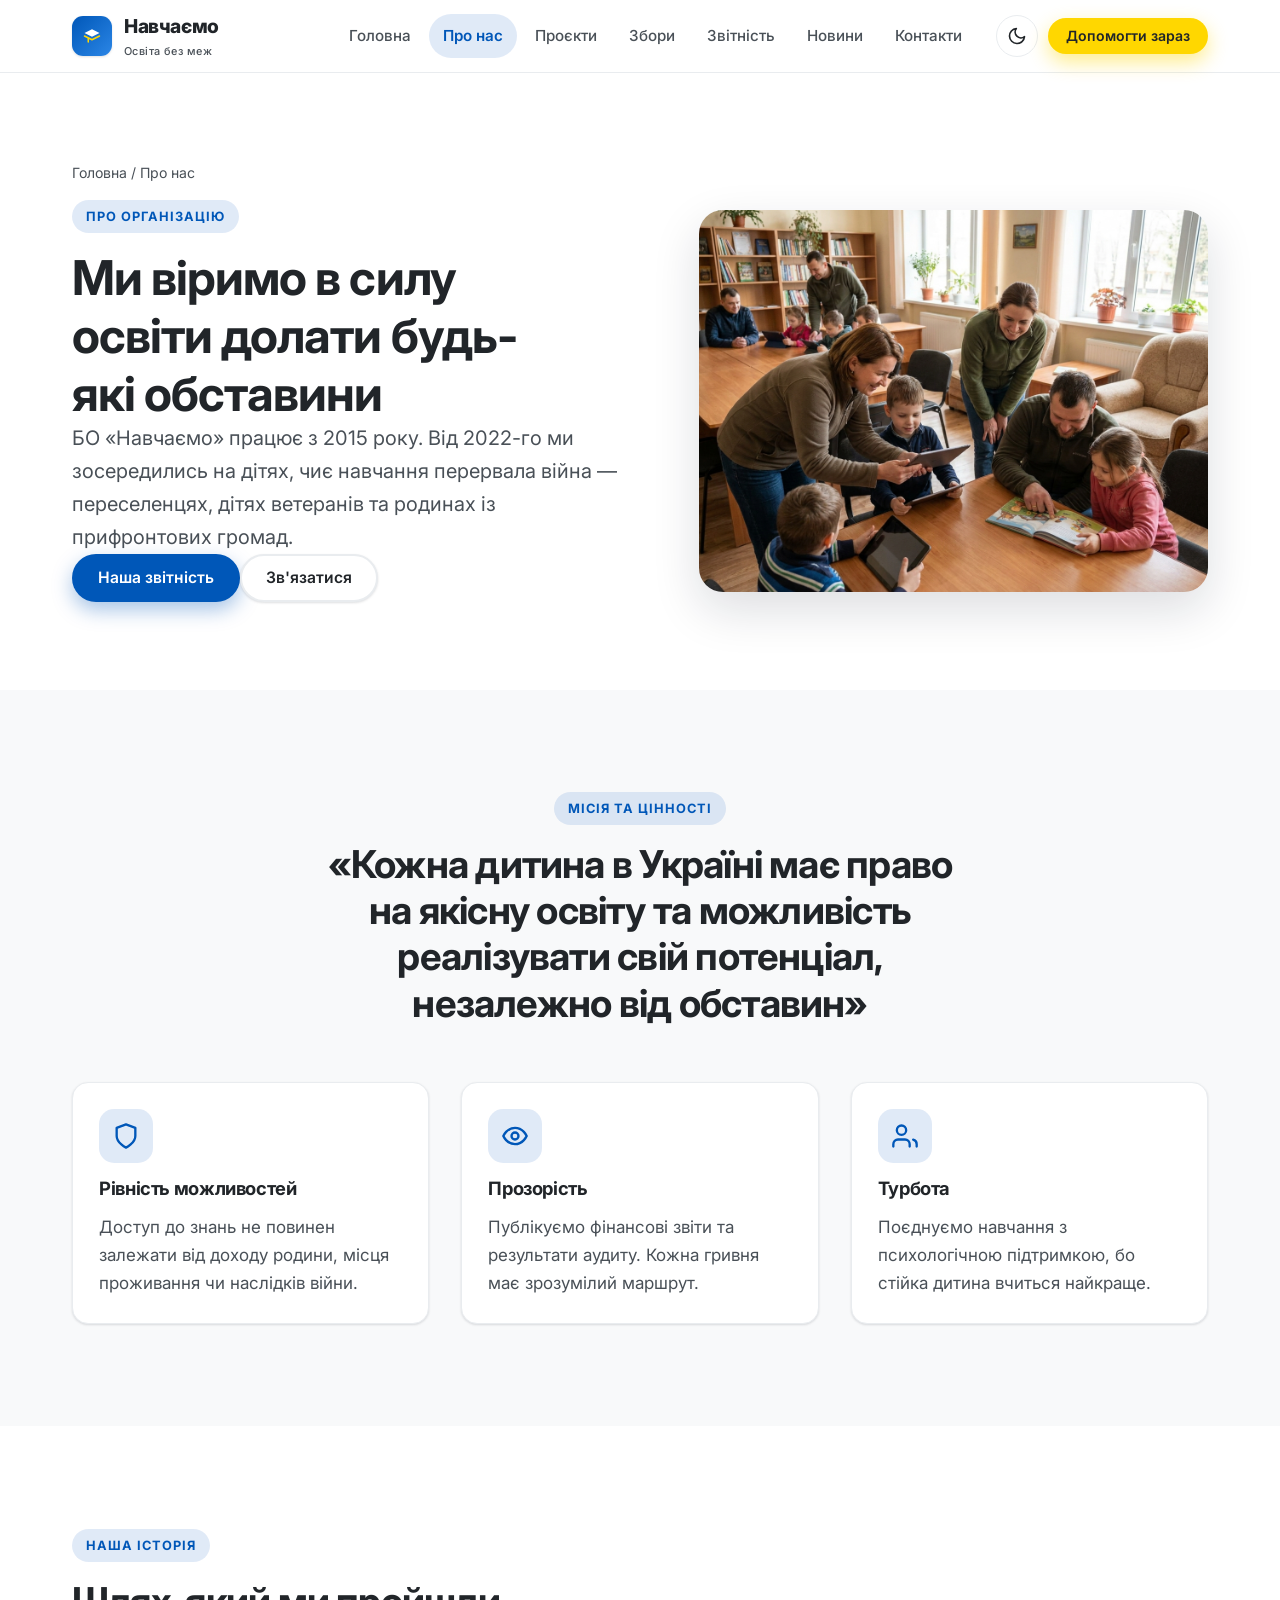
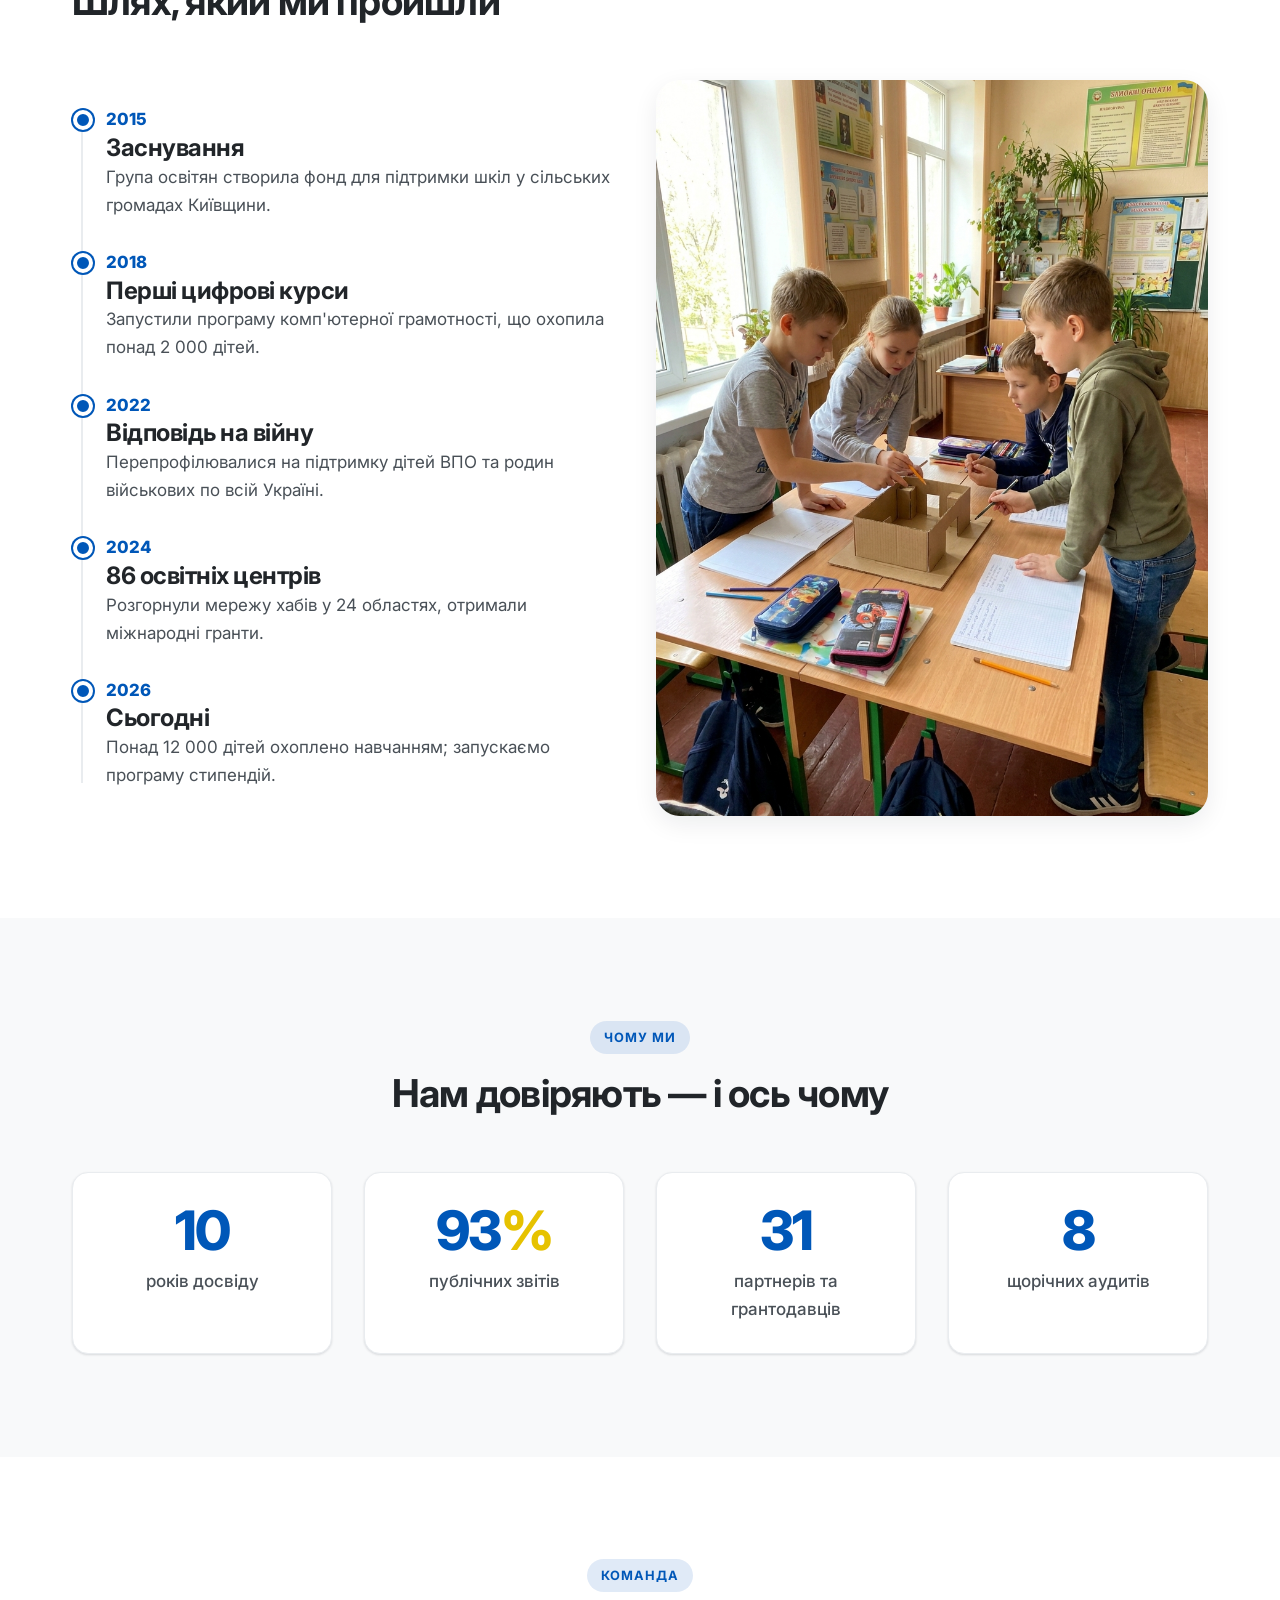
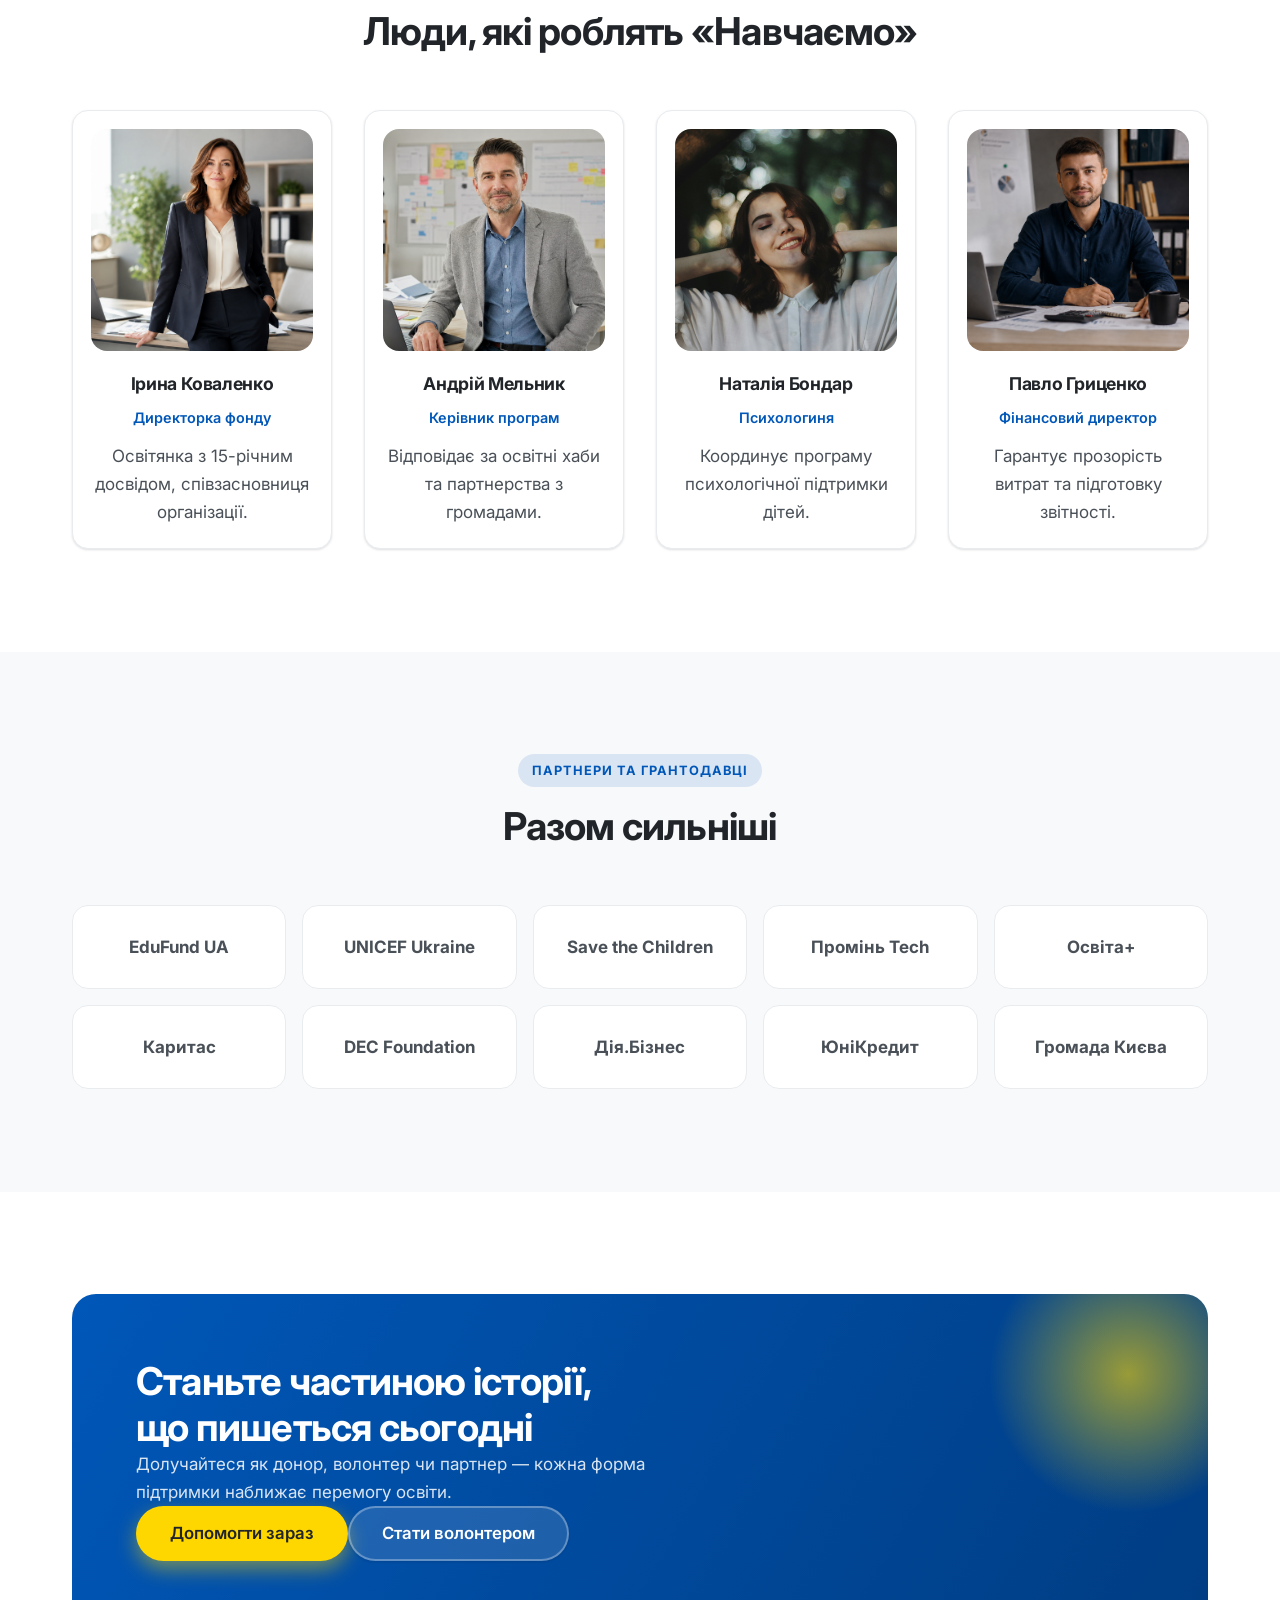
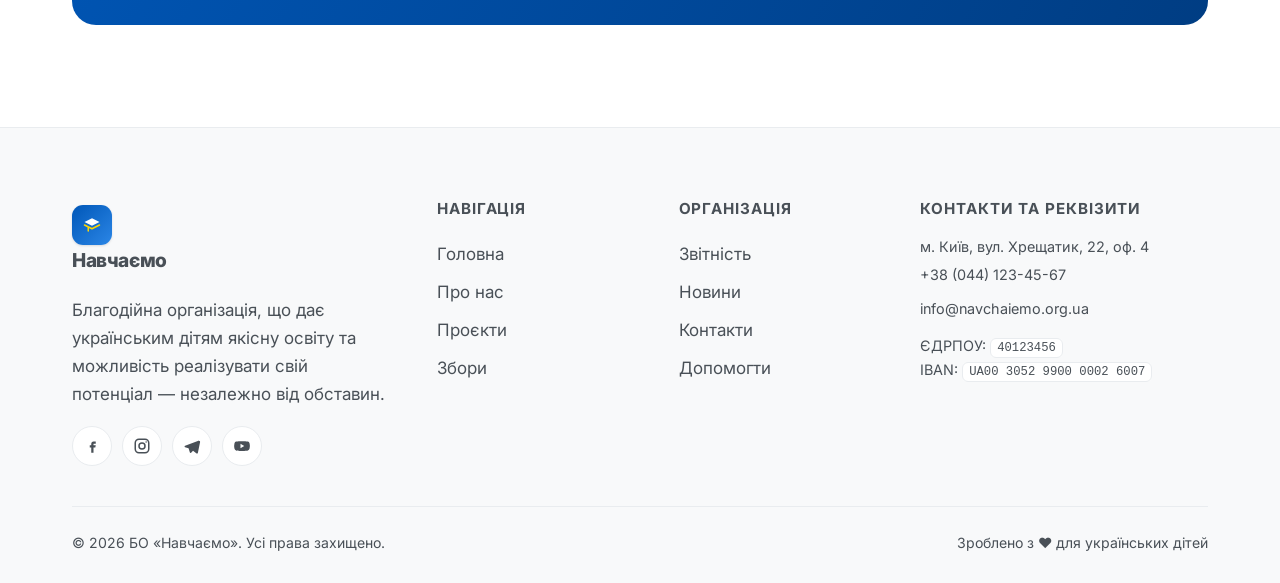
<file: about.html>
<!DOCTYPE html>
<html lang="uk" data-theme="">
<head>
  <meta charset="UTF-8" />
  <meta name="viewport" content="width=device-width, initial-scale=1" />
  <title>Про нас — Навчаємо</title>
  <meta name="description" content="Місія, цінності, історія та команда благодійної організації «Навчаємо». Дізнайтеся, чому нам довіряють партнери та грантодавці." />
  <link rel="preconnect" href="https://fonts.googleapis.com" />
  <link rel="preconnect" href="https://fonts.gstatic.com" crossorigin />
  <link href="https://fonts.googleapis.com/css2?family=Inter:wght@400;500;600;700;800;900&display=swap" rel="stylesheet" />
  <link rel="stylesheet" href="css/styles.css" />
  <link rel="icon" href="data:image/svg+xml,%3Csvg xmlns='http://www.w3.org/2000/svg' viewBox='0 0 32 32'%3E%3Crect width='32' height='32' rx='8' fill='%230057B8'/%3E%3Cpath d='M8 11l8-4 8 4-8 4-8-4zm0 5l8 4 8-4' stroke='%23FFD700' stroke-width='2' fill='none' stroke-linecap='round' stroke-linejoin='round'/%3E%3C/svg%3E" />
</head>
<body>
  <a class="skip-link" href="#main">Перейти до основного вмісту</a>
  <header class="site-header">
    <div class="container navbar">
      <a href="index.html" class="brand" aria-label="Навчаємо — головна">
        <span class="brand__mark" aria-hidden="true"><svg viewBox="0 0 32 32" fill="none"><path d="M6 12l10-5 10 5-10 5-10-5z" fill="#fff"/><path d="M6 16l10 5 10-5M11 18.5V24" stroke="#FFD700" stroke-width="2" stroke-linecap="round" stroke-linejoin="round"/></svg></span>
        <span>Навчаємо<small>Освіта без меж</small></span>
      </a>
      <nav class="nav-links" id="nav-links" aria-label="Головна навігація">
        <a href="index.html">Головна</a>
        <a href="about.html" class="active" aria-current="page">Про нас</a>
        <a href="projects.html">Проєкти</a>
        <a href="fundraisings.html">Збори</a>
        <a href="documentation.html">Звітність</a>
        <a href="news.html">Новини</a>
        <a href="contacts.html">Контакти</a>
      </nav>
      <div class="nav-actions">
        <button class="theme-toggle" data-theme-toggle aria-label="Перемкнути темну тему" aria-pressed="false">
          <svg class="icon-moon" viewBox="0 0 24 24" fill="none" stroke="currentColor" stroke-width="2" stroke-linecap="round" stroke-linejoin="round"><path d="M21 12.8A9 9 0 1 1 11.2 3a7 7 0 0 0 9.8 9.8z"/></svg>
          <svg class="icon-sun" viewBox="0 0 24 24" fill="none" stroke="currentColor" stroke-width="2" stroke-linecap="round" stroke-linejoin="round"><circle cx="12" cy="12" r="4"/><path d="M12 2v2M12 20v2M4.9 4.9l1.4 1.4M17.7 17.7l1.4 1.4M2 12h2M20 12h2M4.9 19.1l1.4-1.4M17.7 6.3l1.4-1.4"/></svg>
        </button>
        <a href="fundraisings.html" class="btn btn--accent btn--sm">Допомогти зараз</a>
        <button class="nav-toggle" data-nav-toggle aria-label="Відкрити меню" aria-expanded="false" aria-controls="nav-links"><svg viewBox="0 0 24 24" fill="none" stroke="currentColor" stroke-width="2" stroke-linecap="round"><path d="M3 6h18M3 12h18M3 18h18"/></svg></button>
      </div>
    </div>
  </header>

  <main id="main">
    <!-- PAGE HERO -->
    <section class="page-hero">
      <div class="container">
        <nav class="breadcrumbs reveal"><a href="index.html">Головна</a> / Про нас</nav>
        <div class="hero__grid" style="align-items:center">
          <div class="reveal">
            <span class="eyebrow">Про організацію</span>
            <h1 class="h1 balance">Ми віримо в силу освіти долати будь-які обставини</h1>
            <p class="lead">БО «Навчаємо» працює з 2015 року. Від 2022-го ми зосередились на дітях, чиє навчання перервала війна — переселенцях, дітях ветеранів та родинах із прифронтових громад.</p>
            <div class="hero__cta"><a href="documentation.html" class="btn btn--primary">Наша звітність</a><a href="contacts.html" class="btn btn--secondary">Зв'язатися</a></div>
          </div>
          <div class="reveal d1"><img src="images/about-hero.jpg" alt="Волонтери та діти разом у навчальному просторі" style="border-radius:var(--radius-lg);box-shadow:var(--shadow-lg);aspect-ratio:4/3;object-fit:cover;width:100%" loading="eager" /></div>
        </div>
      </div>
    </section>

    <!-- MISSION & VALUES -->
    <section class="section section--alt">
      <div class="container">
        <div class="section-header center reveal">
          <span class="eyebrow">Місія та цінності</span>
          <h2 class="h2 balance">«Кожна дитина в Україні має право на якісну освіту та можливість реалізувати свій потенціал, незалежно від обставин»</h2>
        </div>
        <div class="grid cols-3">
          <div class="card feature reveal"><span class="ico"><svg viewBox="0 0 24 24" fill="none" stroke="currentColor" stroke-width="2" stroke-linecap="round" stroke-linejoin="round"><path d="M12 22s8-4 8-10V5l-8-3-8 3v7c0 6 8 10 8 10z"/></svg></span><h3>Рівність можливостей</h3><p class="muted">Доступ до знань не повинен залежати від доходу родини, місця проживання чи наслідків війни.</p></div>
          <div class="card feature reveal d1"><span class="ico"><svg viewBox="0 0 24 24" fill="none" stroke="currentColor" stroke-width="2" stroke-linecap="round" stroke-linejoin="round"><path d="M2 12s3-7 10-7 10 7 10 7-3 7-10 7-10-7-10-7z"/><circle cx="12" cy="12" r="3"/></svg></span><h3>Прозорість</h3><p class="muted">Публікуємо фінансові звіти та результати аудиту. Кожна гривня має зрозумілий маршрут.</p></div>
          <div class="card feature reveal d2"><span class="ico"><svg viewBox="0 0 24 24" fill="none" stroke="currentColor" stroke-width="2" stroke-linecap="round" stroke-linejoin="round"><path d="M16 21v-2a4 4 0 0 0-4-4H6a4 4 0 0 0-4 4v2"/><circle cx="9" cy="7" r="4"/><path d="M22 21v-2a4 4 0 0 0-3-3.9"/></svg></span><h3>Турбота</h3><p class="muted">Поєднуємо навчання з психологічною підтримкою, бо стійка дитина вчиться найкраще.</p></div>
        </div>
      </div>
    </section>

    <!-- HISTORY TIMELINE -->
    <section class="section">
      <div class="container">
        <div class="section-header reveal"><span class="eyebrow">Наша історія</span><h2 class="h2">Шлях, який ми пройшли</h2></div>
        <div class="grid cols-2" style="align-items:center">
          <div class="timeline reveal">
            <div class="timeline__item"><div class="timeline__year">2015</div><h3 class="h3">Заснування</h3><p class="muted">Група освітян створила фонд для підтримки шкіл у сільських громадах Київщини.</p></div>
            <div class="timeline__item"><div class="timeline__year">2018</div><h3 class="h3">Перші цифрові курси</h3><p class="muted">Запустили програму комп'ютерної грамотності, що охопила понад 2 000 дітей.</p></div>
            <div class="timeline__item"><div class="timeline__year">2022</div><h3 class="h3">Відповідь на війну</h3><p class="muted">Перепрофілювалися на підтримку дітей ВПО та родин військових по всій Україні.</p></div>
            <div class="timeline__item"><div class="timeline__year">2024</div><h3 class="h3">86 освітніх центрів</h3><p class="muted">Розгорнули мережу хабів у 24 областях, отримали міжнародні гранти.</p></div>
            <div class="timeline__item"><div class="timeline__year">2026</div><h3 class="h3">Сьогодні</h3><p class="muted">Понад 12 000 дітей охоплено навчанням; запускаємо програму стипендій.</p></div>
          </div>
          <div class="reveal d1"><img src="images/about-history.jpg" alt="Учні працюють разом за столом у класі" style="border-radius:var(--radius-lg);box-shadow:var(--shadow);aspect-ratio:3/4;object-fit:cover;width:100%" loading="lazy" /></div>
        </div>
      </div>
    </section>

    <!-- WHY US numbers -->
    <section class="section section--alt">
      <div class="container">
        <div class="section-header center reveal"><span class="eyebrow">Чому ми</span><h2 class="h2">Нам довіряють — і ось чому</h2></div>
        <div class="grid cols-4">
          <div class="card reveal"><div class="card__body"><div class="stat"><div class="stat__num"><span data-count="11">0</span></div><div class="stat__label">років досвіду</div></div></div></div>
          <div class="card reveal d1"><div class="card__body"><div class="stat"><div class="stat__num"><span data-count="100">0</span><span class="suffix">%</span></div><div class="stat__label">публічних звітів</div></div></div></div>
          <div class="card reveal d2"><div class="card__body"><div class="stat"><div class="stat__num"><span data-count="34">0</span></div><div class="stat__label">партнерів та грантодавців</div></div></div></div>
          <div class="card reveal d3"><div class="card__body"><div class="stat"><div class="stat__num"><span data-count="9">0</span></div><div class="stat__label">щорічних аудитів</div></div></div></div>
        </div>
      </div>
    </section>

    <!-- TEAM -->
    <section class="section">
      <div class="container">
        <div class="section-header center reveal"><span class="eyebrow">Команда</span><h2 class="h2">Люди, які роблять «Навчаємо»</h2></div>
        <div class="grid cols-4">
          <article class="card team-card reveal"><div class="card__media"><img src="images/portrait-iryna.jpg" alt="Портрет Ірини Коваленко" loading="lazy" /></div><div class="card__body"><h3>Ірина Коваленко</h3><p class="role">Директорка фонду</p><p class="muted">Освітянка з 15-річним досвідом, співзасновниця організації.</p></div></article>
          <article class="card team-card reveal d1"><div class="card__media"><img src="images/portrait-andriy.jpg" alt="Портрет Андрія Мельника" loading="lazy" /></div><div class="card__body"><h3>Андрій Мельник</h3><p class="role">Керівник програм</p><p class="muted">Відповідає за освітні хаби та партнерства з громадами.</p></div></article>
          <article class="card team-card reveal d2"><div class="card__media"><img src="images/portrait-natalia.jpg" alt="Портрет Наталії Бондар" loading="lazy" /></div><div class="card__body"><h3>Наталія Бондар</h3><p class="role">Психологиня</p><p class="muted">Координує програму психологічної підтримки дітей.</p></div></article>
          <article class="card team-card reveal d3"><div class="card__media"><img src="images/portrait-pavlo.jpg" alt="Портрет Павла Гриценка" loading="lazy" /></div><div class="card__body"><h3>Павло Гриценко</h3><p class="role">Фінансовий директор</p><p class="muted">Гарантує прозорість витрат та підготовку звітності.</p></div></article>
        </div>
      </div>
    </section>

    <!-- PARTNERS -->
    <section class="section section--alt">
      <div class="container">
        <div class="section-header center reveal"><span class="eyebrow">Партнери та грантодавці</span><h2 class="h2">Разом сильніші</h2></div>
        <div class="logo-cloud reveal">
          <div class="logo-pill">EduFund UA</div>
          <div class="logo-pill">UNICEF Ukraine</div>
          <div class="logo-pill">Save the Children</div>
          <div class="logo-pill">Промінь Tech</div>
          <div class="logo-pill">Освіта+</div>
          <div class="logo-pill">Каритас</div>
          <div class="logo-pill">DEC Foundation</div>
          <div class="logo-pill">Дія.Бізнес</div>
          <div class="logo-pill">ЮніКредит</div>
          <div class="logo-pill">Громада Києва</div>
        </div>
      </div>
    </section>

    <section class="section"><div class="container"><div class="cta-band reveal"><h2 class="h2 balance" style="max-width:620px">Станьте частиною історії, що пишеться сьогодні</h2><p style="max-width:520px">Долучайтеся як донор, волонтер чи партнер — кожна форма підтримки наближає перемогу освіти.</p><div class="hero__cta"><a href="fundraisings.html" class="btn btn--accent btn--lg">Допомогти зараз</a><a href="contacts.html" class="btn btn--secondary btn--lg" style="background:rgba(255,255,255,.12);color:#fff;border-color:rgba(255,255,255,.3)">Стати волонтером</a></div></div></div></section>
  </main>

  <footer class="site-footer">
    <div class="container">
      <div class="footer-grid">
        <div class="footer-col footer-about">
          <a href="index.html" class="brand"><span class="brand__mark" aria-hidden="true"><svg viewBox="0 0 32 32" fill="none"><path d="M6 12l10-5 10 5-10 5-10-5z" fill="#fff"/><path d="M6 16l10 5 10-5M11 18.5V24" stroke="#FFD700" stroke-width="2" stroke-linecap="round" stroke-linejoin="round"/></svg></span><span>Навчаємо</span></a>
          <p>Благодійна організація, що дає українським дітям якісну освіту та можливість реалізувати свій потенціал — незалежно від обставин.</p>
          <div class="socials">
            <a href="#" aria-label="Facebook"><svg viewBox="0 0 24 24" fill="currentColor"><path d="M14 9h3V6h-3c-2 0-3 1.3-3 3.2V11H9v3h2v7h3v-7h2.4l.6-3H14V9.5c0-.3.2-.5.5-.5z"/></svg></a>
            <a href="#" aria-label="Instagram"><svg viewBox="0 0 24 24" fill="none" stroke="currentColor" stroke-width="2"><rect x="3" y="3" width="18" height="18" rx="5"/><circle cx="12" cy="12" r="4"/><circle cx="17.5" cy="6.5" r="1" fill="currentColor" stroke="none"/></svg></a>
            <a href="#" aria-label="Telegram"><svg viewBox="0 0 24 24" fill="currentColor"><path d="M21.5 4.5L2.8 11.7c-.9.4-.9 1.6 0 1.9l4.6 1.5 1.8 5.6c.2.7 1.1.9 1.6.3l2.6-2.6 4.7 3.5c.6.4 1.5.1 1.7-.7l3-14.4c.2-.9-.7-1.7-1.6-1.3z"/></svg></a>
            <a href="#" aria-label="YouTube"><svg viewBox="0 0 24 24" fill="currentColor"><path d="M22 8.2a3 3 0 0 0-2.1-2.1C18 5.5 12 5.5 12 5.5s-6 0-7.9.6A3 3 0 0 0 2 8.2 31 31 0 0 0 1.5 12 31 31 0 0 0 2 15.8a3 3 0 0 0 2.1 2.1c1.9.6 7.9.6 7.9.6s6 0 7.9-.6a3 3 0 0 0 2.1-2.1c.4-1.9.5-3.8.5-3.8s0-1.9-.5-3.8zM10 15V9l5 3z"/></svg></a>
          </div>
        </div>
        <div class="footer-col"><h4>Навігація</h4><a href="index.html">Головна</a><a href="about.html">Про нас</a><a href="projects.html">Проєкти</a><a href="fundraisings.html">Збори</a></div>
        <div class="footer-col"><h4>Організація</h4><a href="documentation.html">Звітність</a><a href="news.html">Новини</a><a href="contacts.html">Контакти</a><a href="fundraisings.html">Допомогти</a></div>
        <div class="footer-col"><h4>Контакти та реквізити</h4><div class="req-box"><p>м. Київ, вул. Хрещатик, 22, оф. 4</p><p><a href="tel:+380441234567">+38 (044) 123-45-67</a></p><p><a href="mailto:info@navchaiemo.org.ua">info@navchaiemo.org.ua</a></p><p style="margin-top:8px">ЄДРПОУ: <code>40123456</code><br />IBAN: <code>UA00 3052 9900 0002 6007</code></p></div></div>
      </div>
      <div class="footer-bottom"><span>© <span data-year>2025</span> БО «Навчаємо». Усі права захищено.</span><span>Зроблено з ♥ для українських дітей</span></div>
    </div>
  </footer>
  <script src="js/main.js"></script>
</body>
</html>
</file>
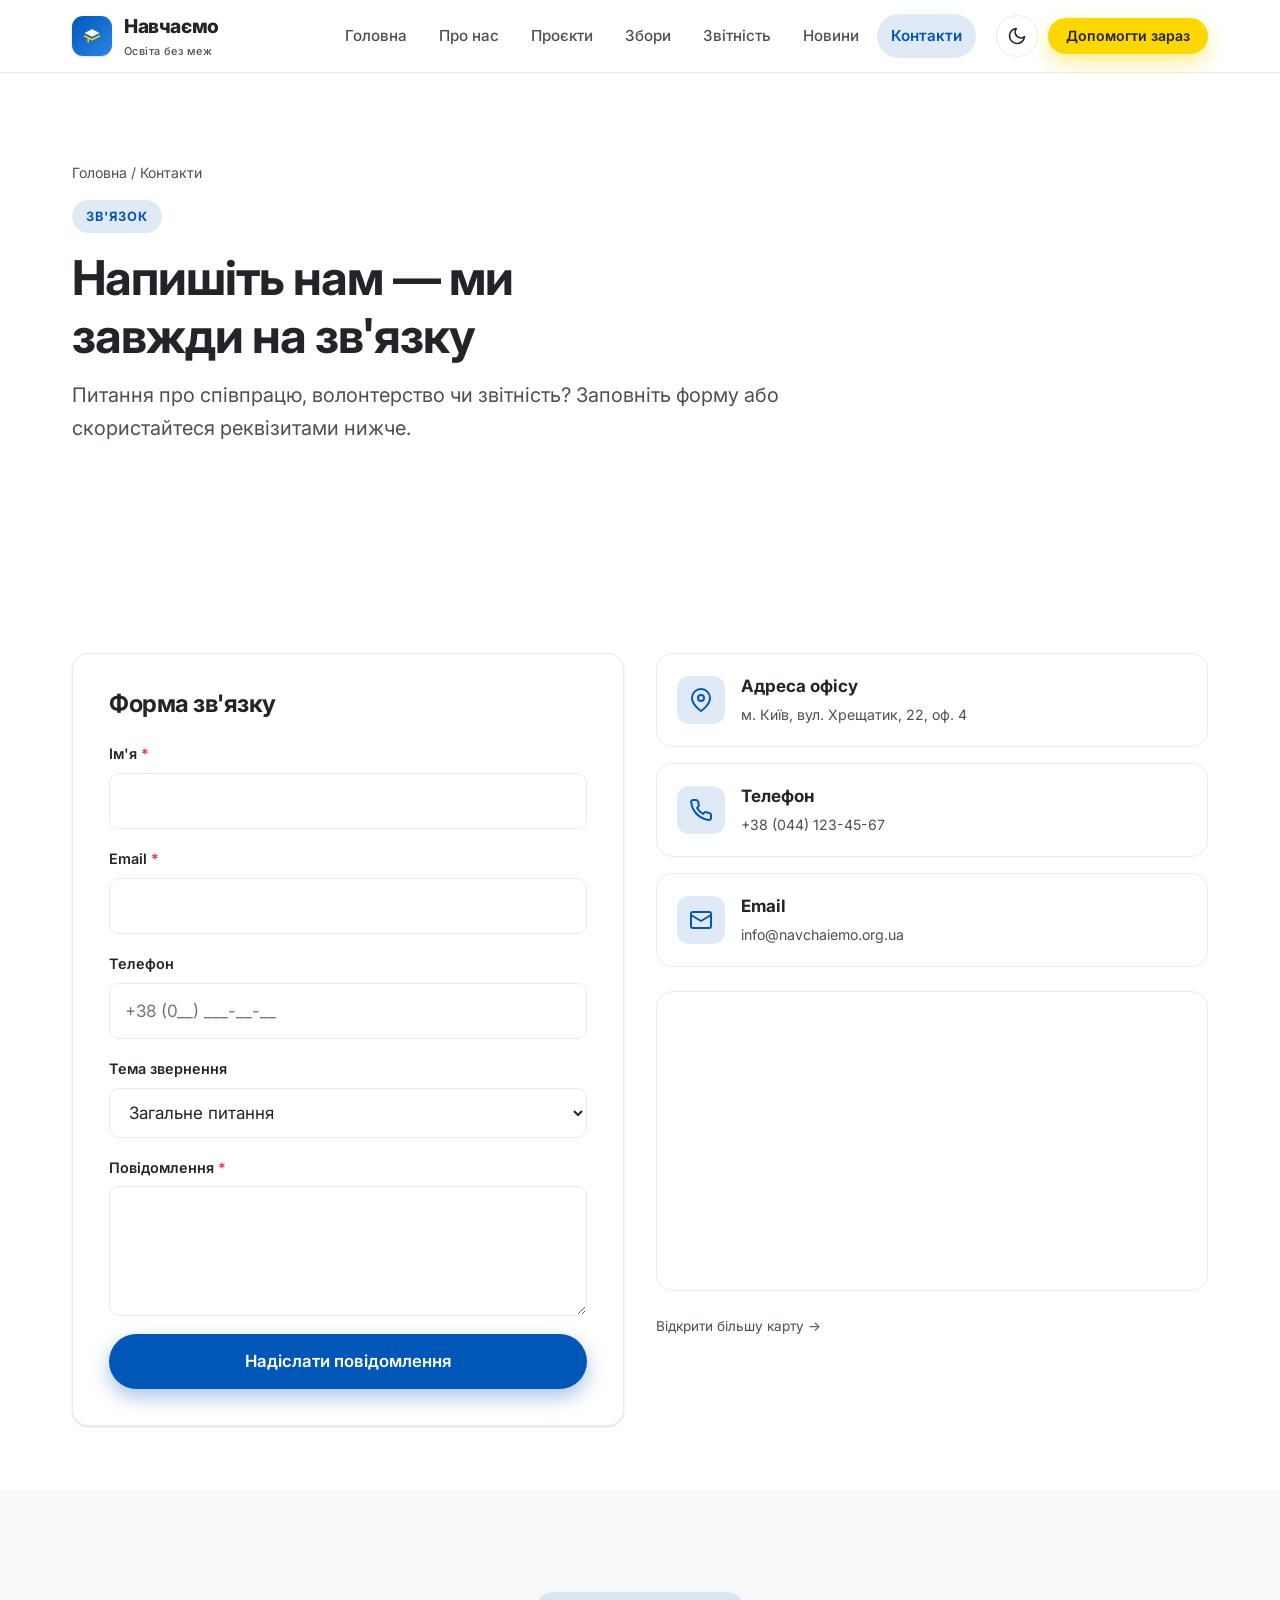
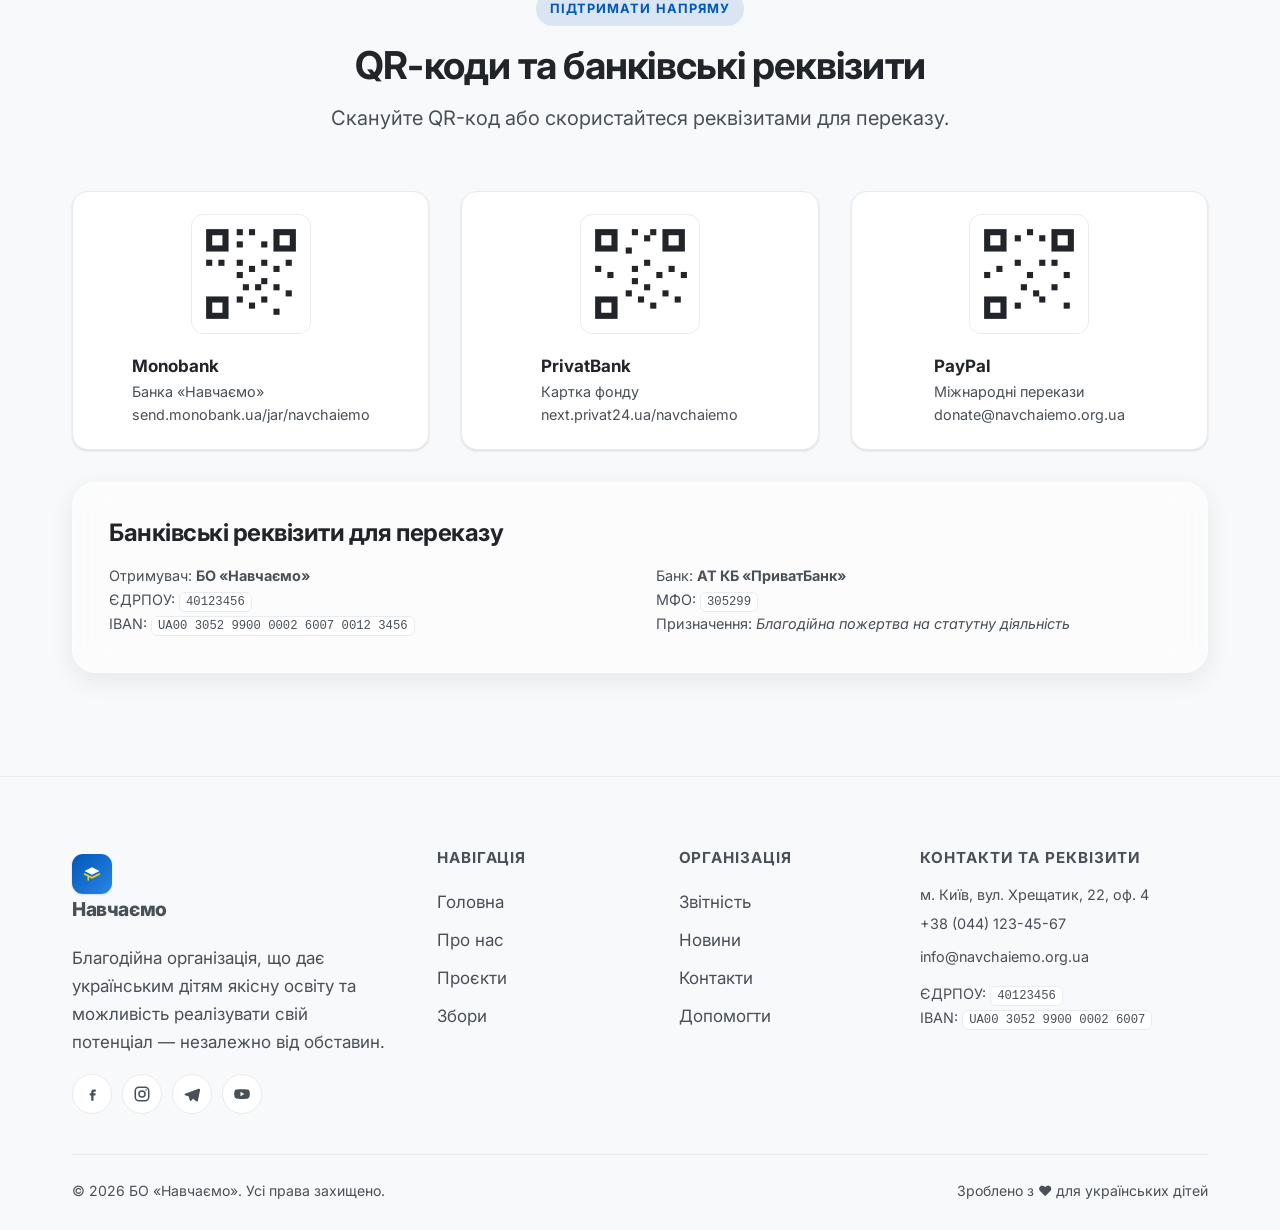
<file: contacts.html>
<!DOCTYPE html>
<html lang="uk" data-theme="">
<head>
  <meta charset="UTF-8" />
  <meta name="viewport" content="width=device-width, initial-scale=1" />
  <title>Контакти — Навчаємо</title>
  <meta name="description" content="Зв'яжіться з фондом «Навчаємо»: форма зв'язку, карта Києва, email, телефон, соцмережі, QR-коди та банківські реквізити." />
  <link rel="preconnect" href="https://fonts.googleapis.com" />
  <link rel="preconnect" href="https://fonts.gstatic.com" crossorigin />
  <link href="https://fonts.googleapis.com/css2?family=Inter:wght@400;500;600;700;800;900&display=swap" rel="stylesheet" />
  <link rel="stylesheet" href="css/styles.css" />
  <link rel="icon" href="data:image/svg+xml,%3Csvg xmlns='http://www.w3.org/2000/svg' viewBox='0 0 32 32'%3E%3Crect width='32' height='32' rx='8' fill='%230057B8'/%3E%3Cpath d='M8 11l8-4 8 4-8 4-8-4zm0 5l8 4 8-4' stroke='%23FFD700' stroke-width='2' fill='none' stroke-linecap='round' stroke-linejoin='round'/%3E%3C/svg%3E" />
</head>
<body>
  <a class="skip-link" href="#main">Перейти до основного вмісту</a>
  <header class="site-header">
    <div class="container navbar">
      <a href="index.html" class="brand" aria-label="Навчаємо — головна"><span class="brand__mark" aria-hidden="true"><svg viewBox="0 0 32 32" fill="none"><path d="M6 12l10-5 10 5-10 5-10-5z" fill="#fff"/><path d="M6 16l10 5 10-5M11 18.5V24" stroke="#FFD700" stroke-width="2" stroke-linecap="round" stroke-linejoin="round"/></svg></span><span>Навчаємо<small>Освіта без меж</small></span></a>
      <nav class="nav-links" id="nav-links" aria-label="Головна навігація">
        <a href="index.html">Головна</a><a href="about.html">Про нас</a><a href="projects.html">Проєкти</a><a href="fundraisings.html">Збори</a><a href="documentation.html">Звітність</a><a href="news.html">Новини</a><a href="contacts.html" class="active" aria-current="page">Контакти</a>
      </nav>
      <div class="nav-actions">
        <button class="theme-toggle" data-theme-toggle aria-label="Перемкнути темну тему" aria-pressed="false"><svg class="icon-moon" viewBox="0 0 24 24" fill="none" stroke="currentColor" stroke-width="2" stroke-linecap="round" stroke-linejoin="round"><path d="M21 12.8A9 9 0 1 1 11.2 3a7 7 0 0 0 9.8 9.8z"/></svg><svg class="icon-sun" viewBox="0 0 24 24" fill="none" stroke="currentColor" stroke-width="2" stroke-linecap="round" stroke-linejoin="round"><circle cx="12" cy="12" r="4"/><path d="M12 2v2M12 20v2M4.9 4.9l1.4 1.4M17.7 17.7l1.4 1.4M2 12h2M20 12h2M4.9 19.1l1.4-1.4M17.7 6.3l1.4-1.4"/></svg></button>
        <a href="fundraisings.html" class="btn btn--accent btn--sm">Допомогти зараз</a>
        <button class="nav-toggle" data-nav-toggle aria-label="Відкрити меню" aria-expanded="false" aria-controls="nav-links"><svg viewBox="0 0 24 24" fill="none" stroke="currentColor" stroke-width="2" stroke-linecap="round"><path d="M3 6h18M3 12h18M3 18h18"/></svg></button>
      </div>
    </div>
  </header>

  <main id="main">
    <section class="page-hero">
      <div class="container">
        <nav class="breadcrumbs reveal"><a href="index.html">Головна</a> / Контакти</nav>
        <div class="section-header reveal"><span class="eyebrow">Зв'язок</span><h1 class="h1 balance">Напишіть нам — ми завжди на зв'язку</h1><p class="lead">Питання про співпрацю, волонтерство чи звітність? Заповніть форму або скористайтеся реквізитами нижче.</p></div>
      </div>
    </section>

    <section class="section section--tight">
      <div class="container">
        <div class="grid cols-2" style="align-items:start">
          <!-- CONTACT FORM -->
          <div class="card reveal" style="padding:clamp(22px,4vw,36px)">
            <h2 class="h3 mb-3">Форма зв'язку</h2>
            <form data-validate novalidate>
              <div class="field"><label for="name">Ім'я <span class="req">*</span></label><input class="input" id="name" required /><span class="error-msg">Будь ласка, вкажіть ваше ім'я.</span></div>
              <div class="field"><label for="email">Email <span class="req">*</span></label><input class="input" id="email" type="email" required /><span class="error-msg">Вкажіть коректну email-адресу.</span></div>
              <div class="field"><label for="phone">Телефон</label><input class="input" id="phone" type="tel" placeholder="+38 (0__) ___-__-__" /></div>
              <div class="field"><label for="topic">Тема звернення</label>
                <select class="select" id="topic"><option>Загальне питання</option><option>Співпраця / партнерство</option><option>Волонтерство</option><option>ЗМІ / прес-запит</option><option>Питання щодо звітності</option></select>
              </div>
              <div class="field"><label for="msg">Повідомлення <span class="req">*</span></label><textarea class="textarea" id="msg" required></textarea><span class="error-msg">Напишіть, будь ласка, ваше повідомлення.</span></div>
              <div class="form-success">Дякуємо! Ваше повідомлення надіслано — ми відповімо найближчим часом. 💙💛</div>
              <button class="btn btn--primary btn--block btn--lg" type="submit">Надіслати повідомлення</button>
            </form>
          </div>

          <!-- CONTACT INFO + MAP -->
          <div class="reveal d1">
            <div class="grid" style="gap:16px;margin-bottom:24px">
              <div class="doc-item"><span class="doc-ico"><svg viewBox="0 0 24 24" fill="none" stroke="currentColor" stroke-width="2" stroke-linecap="round" stroke-linejoin="round"><path d="M21 10c0 7-9 13-9 13s-9-6-9-13a9 9 0 0 1 18 0z"/><circle cx="12" cy="10" r="3"/></svg></span><span class="doc-meta"><strong>Адреса офісу</strong><small>м. Київ, вул. Хрещатик, 22, оф. 4</small></span></div>
              <div class="doc-item"><span class="doc-ico"><svg viewBox="0 0 24 24" fill="none" stroke="currentColor" stroke-width="2" stroke-linecap="round" stroke-linejoin="round"><path d="M22 16.9v3a2 2 0 0 1-2.2 2 19.8 19.8 0 0 1-8.6-3 19.5 19.5 0 0 1-6-6 19.8 19.8 0 0 1-3-8.6A2 2 0 0 1 4.1 2h3a2 2 0 0 1 2 1.7c.1 1 .4 1.9.7 2.8a2 2 0 0 1-.5 2.1L8.1 9.9a16 16 0 0 0 6 6l1.3-1.3a2 2 0 0 1 2.1-.4c.9.3 1.8.6 2.8.7a2 2 0 0 1 1.7 2z"/></svg></span><span class="doc-meta"><strong>Телефон</strong><small><a href="tel:+380441234567">+38 (044) 123-45-67</a></small></span></div>
              <div class="doc-item"><span class="doc-ico"><svg viewBox="0 0 24 24" fill="none" stroke="currentColor" stroke-width="2" stroke-linecap="round" stroke-linejoin="round"><rect x="2" y="4" width="20" height="16" rx="2"/><path d="M22 7l-10 6L2 7"/></svg></span><span class="doc-meta"><strong>Email</strong><small><a href="mailto:info@navchaiemo.org.ua">info@navchaiemo.org.ua</a></small></span></div>
            </div>
            <!-- MAP -->
            <iframe title="Карта розташування офісу в Києві" src="https://www.openstreetmap.org/export/embed.html?bbox=30.516%2C50.443%2C30.534%2C50.452&amp;layer=mapnik&amp;marker=50.4475%2C30.525" style="width:100%;height:300px;border:1px solid var(--border);border-radius:var(--radius)" loading="lazy"></iframe>
            <p class="form-note mt-2"><a href="https://www.openstreetmap.org/?mlat=50.4475&mlon=30.525#map=16/50.4475/30.525" target="_blank" rel="noopener">Відкрити більшу карту →</a></p>
          </div>
        </div>
      </div>
    </section>

    <!-- DONATION QR + REQUISITES -->
    <section class="section section--alt">
      <div class="container">
        <div class="section-header center reveal"><span class="eyebrow">Підтримати напряму</span><h2 class="h2">QR-коди та банківські реквізити</h2><p class="lead">Скануйте QR-код або скористайтеся реквізитами для переказу.</p></div>
        <div class="grid cols-3">
          <div class="card qr-card reveal">
            <svg class="qr" viewBox="0 0 100 100" role="img" aria-label="QR-код для Monobank"><rect width="100" height="100" fill="#fff"/><g fill="#212529"><rect x="6" y="6" width="22" height="22"/><rect x="12" y="12" width="10" height="10" fill="#fff"/><rect x="72" y="6" width="22" height="22"/><rect x="78" y="12" width="10" height="10" fill="#fff"/><rect x="6" y="72" width="22" height="22"/><rect x="12" y="78" width="10" height="10" fill="#fff"/><rect x="36" y="6" width="6" height="6"/><rect x="48" y="6" width="6" height="6"/><rect x="36" y="18" width="6" height="6"/><rect x="60" y="18" width="6" height="6"/><rect x="6" y="36" width="6" height="6"/><rect x="18" y="36" width="6" height="6"/><rect x="36" y="36" width="6" height="6"/><rect x="48" y="42" width="6" height="6"/><rect x="60" y="36" width="6" height="6"/><rect x="72" y="42" width="6" height="6"/><rect x="84" y="36" width="6" height="6"/><rect x="36" y="48" width="6" height="6"/><rect x="60" y="54" width="6" height="6"/><rect x="42" y="60" width="6" height="6"/><rect x="54" y="60" width="6" height="6"/><rect x="72" y="60" width="6" height="6"/><rect x="84" y="66" width="6" height="6"/><rect x="36" y="72" width="6" height="6"/><rect x="48" y="78" width="6" height="6"/><rect x="60" y="72" width="6" height="6"/><rect x="72" y="84" width="6" height="6"/></g></svg>
            <div><strong>Monobank</strong><p class="muted" style="font-size:.9rem">Банка «Навчаємо»<br />send.monobank.ua/jar/navchaiemo</p></div>
          </div>
          <div class="card qr-card reveal d1">
            <svg class="qr" viewBox="0 0 100 100" role="img" aria-label="QR-код для PrivatBank"><rect width="100" height="100" fill="#fff"/><g fill="#212529"><rect x="6" y="6" width="22" height="22"/><rect x="12" y="12" width="10" height="10" fill="#fff"/><rect x="72" y="6" width="22" height="22"/><rect x="78" y="12" width="10" height="10" fill="#fff"/><rect x="6" y="72" width="22" height="22"/><rect x="12" y="78" width="10" height="10" fill="#fff"/><rect x="42" y="6" width="6" height="6"/><rect x="54" y="12" width="6" height="6"/><rect x="36" y="24" width="6" height="6"/><rect x="60" y="6" width="6" height="6"/><rect x="6" y="42" width="6" height="6"/><rect x="18" y="48" width="6" height="6"/><rect x="42" y="42" width="6" height="6"/><rect x="54" y="36" width="6" height="6"/><rect x="66" y="48" width="6" height="6"/><rect x="78" y="42" width="6" height="6"/><rect x="90" y="48" width="6" height="6"/><rect x="42" y="54" width="6" height="6"/><rect x="54" y="60" width="6" height="6"/><rect x="36" y="66" width="6" height="6"/><rect x="48" y="72" width="6" height="6"/><rect x="60" y="78" width="6" height="6"/><rect x="72" y="66" width="6" height="6"/><rect x="84" y="72" width="6" height="6"/></g></svg>
            <div><strong>PrivatBank</strong><p class="muted" style="font-size:.9rem">Картка фонду<br />next.privat24.ua/navchaiemo</p></div>
          </div>
          <div class="card qr-card reveal d2">
            <svg class="qr" viewBox="0 0 100 100" role="img" aria-label="QR-код для PayPal"><rect width="100" height="100" fill="#fff"/><g fill="#212529"><rect x="6" y="6" width="22" height="22"/><rect x="12" y="12" width="10" height="10" fill="#fff"/><rect x="72" y="6" width="22" height="22"/><rect x="78" y="12" width="10" height="10" fill="#fff"/><rect x="6" y="72" width="22" height="22"/><rect x="12" y="78" width="10" height="10" fill="#fff"/><rect x="36" y="12" width="6" height="6"/><rect x="48" y="6" width="6" height="6"/><rect x="60" y="12" width="6" height="6"/><rect x="36" y="36" width="6" height="6"/><rect x="48" y="48" width="6" height="6"/><rect x="60" y="36" width="6" height="6"/><rect x="6" y="48" width="6" height="6"/><rect x="18" y="42" width="6" height="6"/><rect x="72" y="36" width="6" height="6"/><rect x="84" y="48" width="6" height="6"/><rect x="42" y="60" width="6" height="6"/><rect x="54" y="66" width="6" height="6"/><rect x="36" y="78" width="6" height="6"/><rect x="60" y="72" width="6" height="6"/><rect x="72" y="60" width="6" height="6"/><rect x="84" y="78" width="6" height="6"/></g></svg>
            <div><strong>PayPal</strong><p class="muted" style="font-size:.9rem">Міжнародні перекази<br />donate@navchaiemo.org.ua</p></div>
          </div>
        </div>

        <div class="glass reveal mt-4" style="padding:clamp(24px,4vw,36px)">
          <h3 class="h3 mb-2">Банківські реквізити для переказу</h3>
          <div class="grid cols-2">
            <div class="req-box"><p>Отримувач: <strong>БО «Навчаємо»</strong></p><p>ЄДРПОУ: <code>40123456</code></p><p>IBAN: <code>UA00 3052 9900 0002 6007 0012 3456</code></p></div>
            <div class="req-box"><p>Банк: <strong>АТ КБ «ПриватБанк»</strong></p><p>МФО: <code>305299</code></p><p>Призначення: <em>Благодійна пожертва на статутну діяльність</em></p></div>
          </div>
        </div>
      </div>
    </section>
  </main>

  <footer class="site-footer">
    <div class="container">
      <div class="footer-grid">
        <div class="footer-col footer-about">
          <a href="index.html" class="brand"><span class="brand__mark" aria-hidden="true"><svg viewBox="0 0 32 32" fill="none"><path d="M6 12l10-5 10 5-10 5-10-5z" fill="#fff"/><path d="M6 16l10 5 10-5M11 18.5V24" stroke="#FFD700" stroke-width="2" stroke-linecap="round" stroke-linejoin="round"/></svg></span><span>Навчаємо</span></a>
          <p>Благодійна організація, що дає українським дітям якісну освіту та можливість реалізувати свій потенціал — незалежно від обставин.</p>
          <div class="socials">
            <a href="#" aria-label="Facebook"><svg viewBox="0 0 24 24" fill="currentColor"><path d="M14 9h3V6h-3c-2 0-3 1.3-3 3.2V11H9v3h2v7h3v-7h2.4l.6-3H14V9.5c0-.3.2-.5.5-.5z"/></svg></a>
            <a href="#" aria-label="Instagram"><svg viewBox="0 0 24 24" fill="none" stroke="currentColor" stroke-width="2"><rect x="3" y="3" width="18" height="18" rx="5"/><circle cx="12" cy="12" r="4"/><circle cx="17.5" cy="6.5" r="1" fill="currentColor" stroke="none"/></svg></a>
            <a href="#" aria-label="Telegram"><svg viewBox="0 0 24 24" fill="currentColor"><path d="M21.5 4.5L2.8 11.7c-.9.4-.9 1.6 0 1.9l4.6 1.5 1.8 5.6c.2.7 1.1.9 1.6.3l2.6-2.6 4.7 3.5c.6.4 1.5.1 1.7-.7l3-14.4c.2-.9-.7-1.7-1.6-1.3z"/></svg></a>
            <a href="#" aria-label="YouTube"><svg viewBox="0 0 24 24" fill="currentColor"><path d="M22 8.2a3 3 0 0 0-2.1-2.1C18 5.5 12 5.5 12 5.5s-6 0-7.9.6A3 3 0 0 0 2 8.2 31 31 0 0 0 1.5 12 31 31 0 0 0 2 15.8a3 3 0 0 0 2.1 2.1c1.9.6 7.9.6 7.9.6s6 0 7.9-.6a3 3 0 0 0 2.1-2.1c.4-1.9.5-3.8.5-3.8s0-1.9-.5-3.8zM10 15V9l5 3z"/></svg></a>
          </div>
        </div>
        <div class="footer-col"><h4>Навігація</h4><a href="index.html">Головна</a><a href="about.html">Про нас</a><a href="projects.html">Проєкти</a><a href="fundraisings.html">Збори</a></div>
        <div class="footer-col"><h4>Організація</h4><a href="documentation.html">Звітність</a><a href="news.html">Новини</a><a href="contacts.html">Контакти</a><a href="fundraisings.html">Допомогти</a></div>
        <div class="footer-col"><h4>Контакти та реквізити</h4><div class="req-box"><p>м. Київ, вул. Хрещатик, 22, оф. 4</p><p><a href="tel:+380441234567">+38 (044) 123-45-67</a></p><p><a href="mailto:info@navchaiemo.org.ua">info@navchaiemo.org.ua</a></p><p style="margin-top:8px">ЄДРПОУ: <code>40123456</code><br />IBAN: <code>UA00 3052 9900 0002 6007</code></p></div></div>
      </div>
      <div class="footer-bottom"><span>© <span data-year>2025</span> БО «Навчаємо». Усі права захищено.</span><span>Зроблено з ♥ для українських дітей</span></div>
    </div>
  </footer>
  <script src="js/main.js"></script>
</body>
</html>
</file>
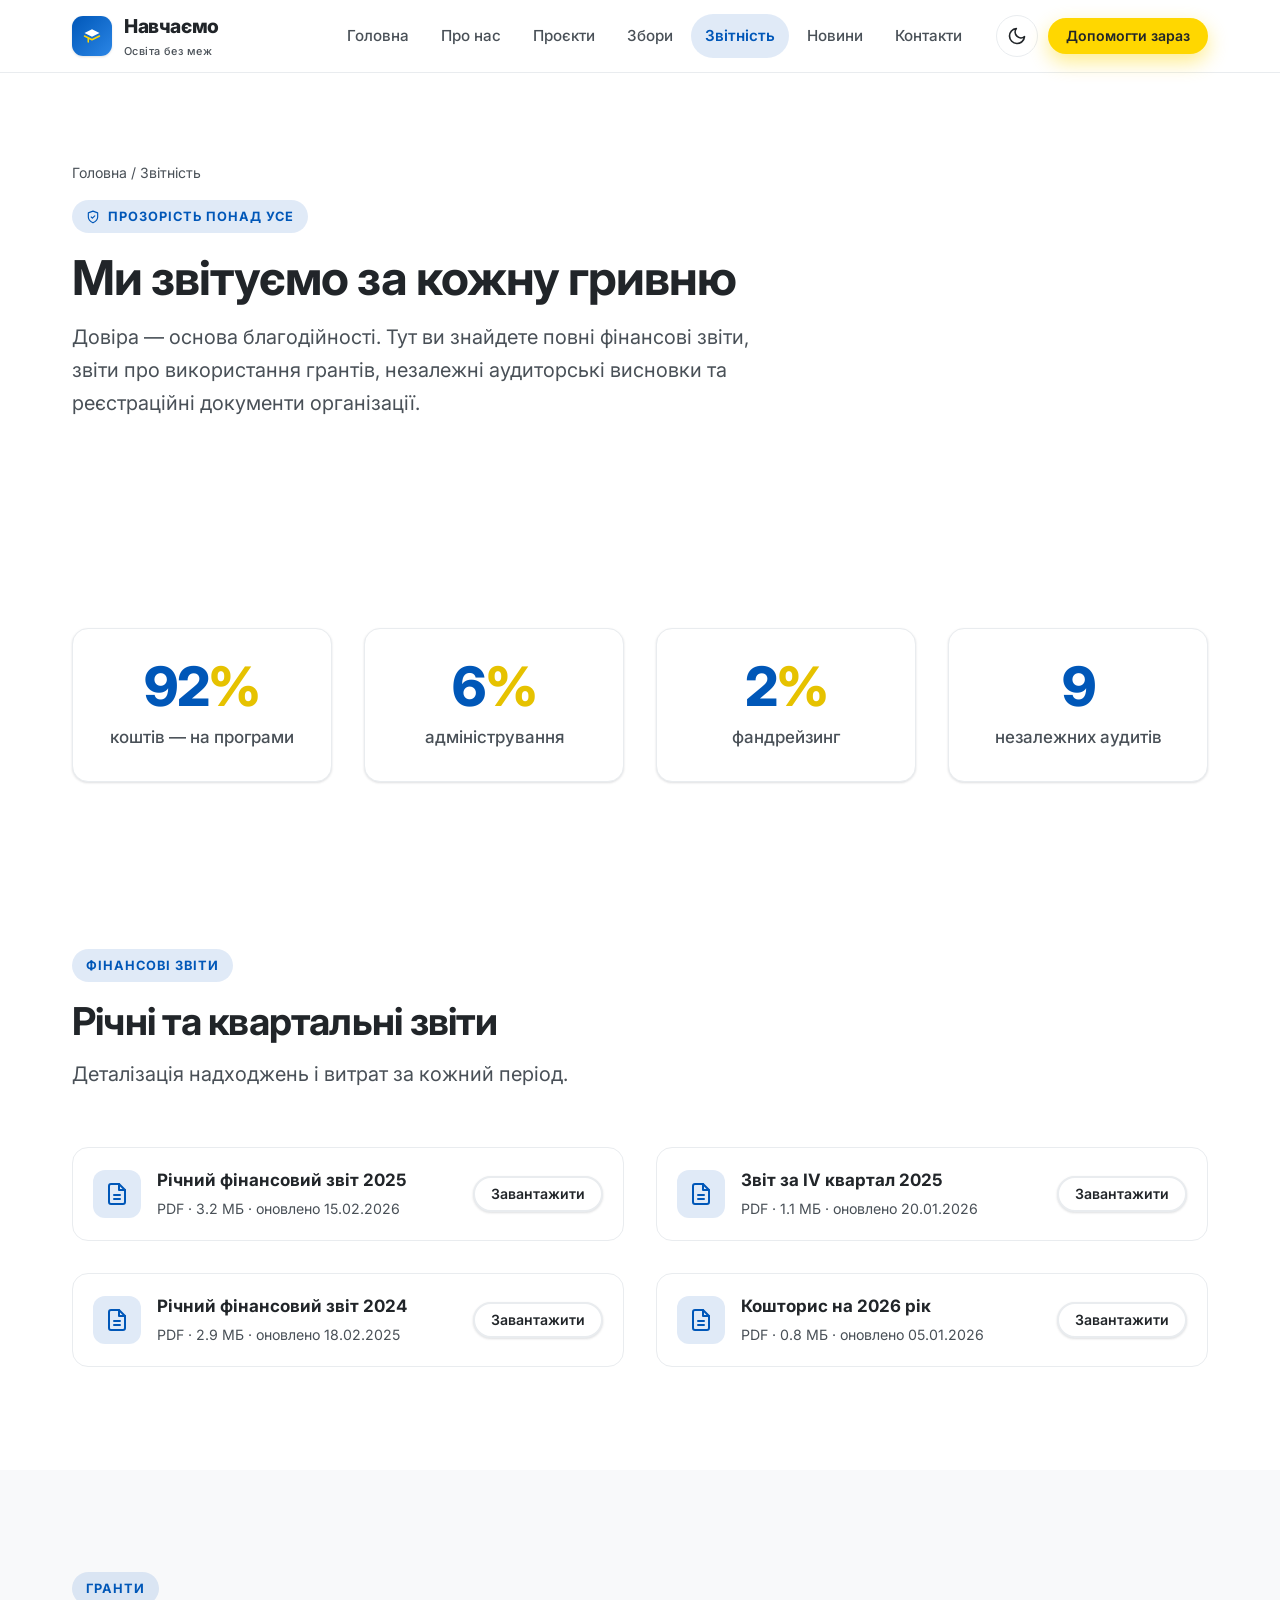
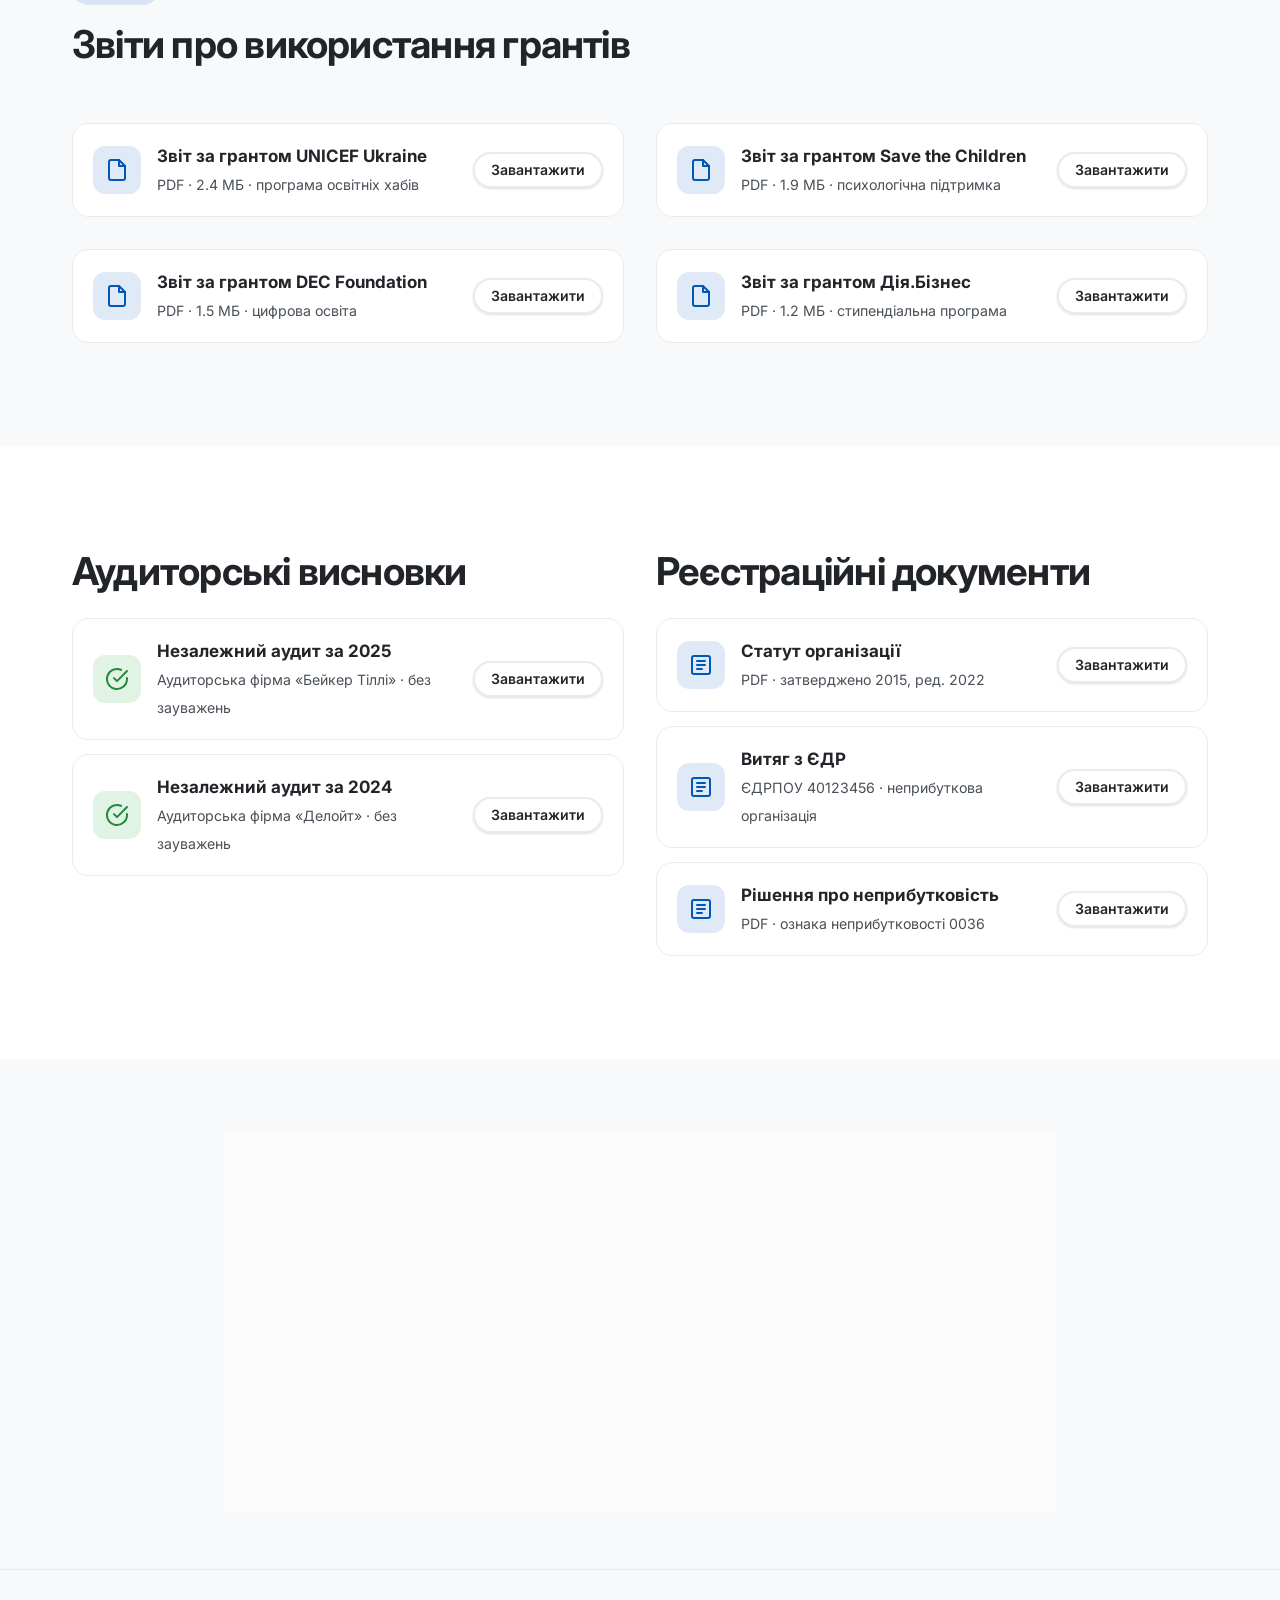
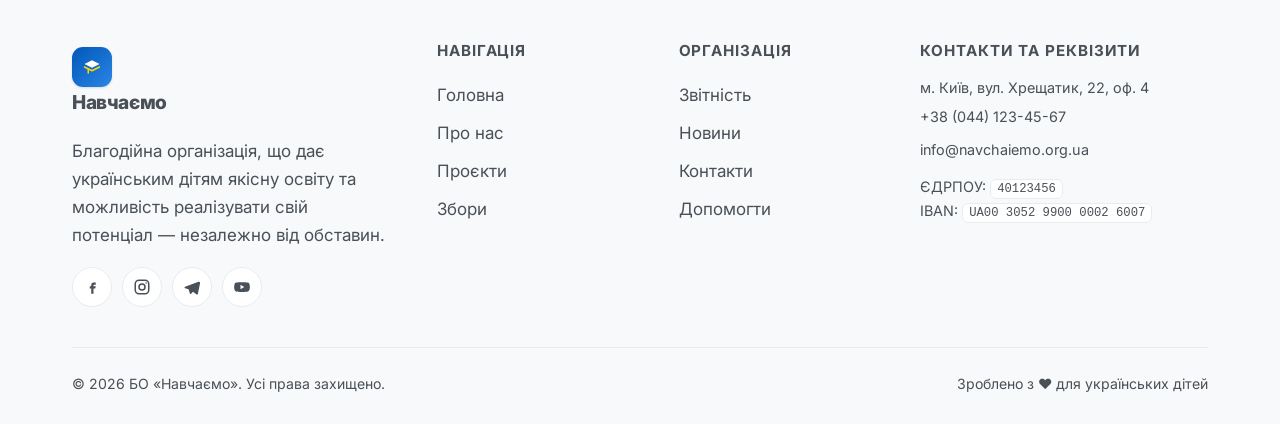
<file: documentation.html>
<!DOCTYPE html>
<html lang="uk" data-theme="">
<head>
  <meta charset="UTF-8" />
  <meta name="viewport" content="width=device-width, initial-scale=1" />
  <title>Звітність та прозорість — Навчаємо</title>
  <meta name="description" content="Фінансові звіти, звіти про використання грантів, аудиторські висновки та реєстраційні документи фонду «Навчаємо»." />
  <link rel="preconnect" href="https://fonts.googleapis.com" />
  <link rel="preconnect" href="https://fonts.gstatic.com" crossorigin />
  <link href="https://fonts.googleapis.com/css2?family=Inter:wght@400;500;600;700;800;900&display=swap" rel="stylesheet" />
  <link rel="stylesheet" href="css/styles.css" />
  <link rel="icon" href="data:image/svg+xml,%3Csvg xmlns='http://www.w3.org/2000/svg' viewBox='0 0 32 32'%3E%3Crect width='32' height='32' rx='8' fill='%230057B8'/%3E%3Cpath d='M8 11l8-4 8 4-8 4-8-4zm0 5l8 4 8-4' stroke='%23FFD700' stroke-width='2' fill='none' stroke-linecap='round' stroke-linejoin='round'/%3E%3C/svg%3E" />
</head>
<body>
  <a class="skip-link" href="#main">Перейти до основного вмісту</a>
  <header class="site-header">
    <div class="container navbar">
      <a href="index.html" class="brand" aria-label="Навчаємо — головна"><span class="brand__mark" aria-hidden="true"><svg viewBox="0 0 32 32" fill="none"><path d="M6 12l10-5 10 5-10 5-10-5z" fill="#fff"/><path d="M6 16l10 5 10-5M11 18.5V24" stroke="#FFD700" stroke-width="2" stroke-linecap="round" stroke-linejoin="round"/></svg></span><span>Навчаємо<small>Освіта без меж</small></span></a>
      <nav class="nav-links" id="nav-links" aria-label="Головна навігація">
        <a href="index.html">Головна</a><a href="about.html">Про нас</a><a href="projects.html">Проєкти</a><a href="fundraisings.html">Збори</a><a href="documentation.html" class="active" aria-current="page">Звітність</a><a href="news.html">Новини</a><a href="contacts.html">Контакти</a>
      </nav>
      <div class="nav-actions">
        <button class="theme-toggle" data-theme-toggle aria-label="Перемкнути темну тему" aria-pressed="false"><svg class="icon-moon" viewBox="0 0 24 24" fill="none" stroke="currentColor" stroke-width="2" stroke-linecap="round" stroke-linejoin="round"><path d="M21 12.8A9 9 0 1 1 11.2 3a7 7 0 0 0 9.8 9.8z"/></svg><svg class="icon-sun" viewBox="0 0 24 24" fill="none" stroke="currentColor" stroke-width="2" stroke-linecap="round" stroke-linejoin="round"><circle cx="12" cy="12" r="4"/><path d="M12 2v2M12 20v2M4.9 4.9l1.4 1.4M17.7 17.7l1.4 1.4M2 12h2M20 12h2M4.9 19.1l1.4-1.4M17.7 6.3l1.4-1.4"/></svg></button>
        <a href="fundraisings.html" class="btn btn--accent btn--sm">Допомогти зараз</a>
        <button class="nav-toggle" data-nav-toggle aria-label="Відкрити меню" aria-expanded="false" aria-controls="nav-links"><svg viewBox="0 0 24 24" fill="none" stroke="currentColor" stroke-width="2" stroke-linecap="round"><path d="M3 6h18M3 12h18M3 18h18"/></svg></button>
      </div>
    </div>
  </header>

  <main id="main">
    <section class="page-hero">
      <div class="container">
        <nav class="breadcrumbs reveal"><a href="index.html">Головна</a> / Звітність</nav>
        <div class="section-header reveal">
          <span class="eyebrow"><svg viewBox="0 0 24 24" width="14" height="14" fill="none" stroke="currentColor" stroke-width="2" stroke-linecap="round" stroke-linejoin="round"><path d="M12 22s8-4 8-10V5l-8-3-8 3v7c0 6 8 10 8 10z"/><path d="M9 12l2 2 4-4"/></svg> Прозорість понад усе</span>
          <h1 class="h1 balance">Ми звітуємо за кожну гривню</h1>
          <p class="lead">Довіра — основа благодійності. Тут ви знайдете повні фінансові звіти, звіти про використання грантів, незалежні аудиторські висновки та реєстраційні документи організації.</p>
        </div>
      </div>
    </section>

    <!-- TRANSPARENCY STATS -->
    <section class="section section--tight">
      <div class="container">
        <div class="grid cols-4">
          <div class="card reveal"><div class="card__body"><div class="stat"><div class="stat__num"><span data-count="92">0</span><span class="suffix">%</span></div><div class="stat__label">коштів — на програми</div></div></div></div>
          <div class="card reveal d1"><div class="card__body"><div class="stat"><div class="stat__num"><span data-count="6">0</span><span class="suffix">%</span></div><div class="stat__label">адміністрування</div></div></div></div>
          <div class="card reveal d2"><div class="card__body"><div class="stat"><div class="stat__num"><span data-count="2">0</span><span class="suffix">%</span></div><div class="stat__label">фандрейзинг</div></div></div></div>
          <div class="card reveal d3"><div class="card__body"><div class="stat"><div class="stat__num"><span data-count="9">0</span></div><div class="stat__label">незалежних аудитів</div></div></div></div>
        </div>
      </div>
    </section>

    <!-- FINANCIAL REPORTS -->
    <section class="section">
      <div class="container">
        <div class="section-header reveal"><span class="eyebrow">Фінансові звіти</span><h2 class="h2">Річні та квартальні звіти</h2><p class="lead">Деталізація надходжень і витрат за кожний період.</p></div>
        <div class="grid cols-2 reveal">
          <a class="doc-item" href="#" download><span class="doc-ico"><svg viewBox="0 0 24 24" fill="none" stroke="currentColor" stroke-width="2" stroke-linecap="round" stroke-linejoin="round"><path d="M14 2H6a2 2 0 0 0-2 2v16a2 2 0 0 0 2 2h12a2 2 0 0 0 2-2V8z"/><path d="M14 2v6h6M9 13h6M9 17h6"/></svg></span><span class="doc-meta"><strong>Річний фінансовий звіт 2025</strong><small>PDF · 3.2 МБ · оновлено 15.02.2026</small></span><span class="btn btn--secondary btn--sm">Завантажити</span></a>
          <a class="doc-item" href="#" download><span class="doc-ico"><svg viewBox="0 0 24 24" fill="none" stroke="currentColor" stroke-width="2" stroke-linecap="round" stroke-linejoin="round"><path d="M14 2H6a2 2 0 0 0-2 2v16a2 2 0 0 0 2 2h12a2 2 0 0 0 2-2V8z"/><path d="M14 2v6h6M9 13h6M9 17h6"/></svg></span><span class="doc-meta"><strong>Звіт за IV квартал 2025</strong><small>PDF · 1.1 МБ · оновлено 20.01.2026</small></span><span class="btn btn--secondary btn--sm">Завантажити</span></a>
          <a class="doc-item" href="#" download><span class="doc-ico"><svg viewBox="0 0 24 24" fill="none" stroke="currentColor" stroke-width="2" stroke-linecap="round" stroke-linejoin="round"><path d="M14 2H6a2 2 0 0 0-2 2v16a2 2 0 0 0 2 2h12a2 2 0 0 0 2-2V8z"/><path d="M14 2v6h6M9 13h6M9 17h6"/></svg></span><span class="doc-meta"><strong>Річний фінансовий звіт 2024</strong><small>PDF · 2.9 МБ · оновлено 18.02.2025</small></span><span class="btn btn--secondary btn--sm">Завантажити</span></a>
          <a class="doc-item" href="#" download><span class="doc-ico"><svg viewBox="0 0 24 24" fill="none" stroke="currentColor" stroke-width="2" stroke-linecap="round" stroke-linejoin="round"><path d="M14 2H6a2 2 0 0 0-2 2v16a2 2 0 0 0 2 2h12a2 2 0 0 0 2-2V8z"/><path d="M14 2v6h6M9 13h6M9 17h6"/></svg></span><span class="doc-meta"><strong>Кошторис на 2026 рік</strong><small>PDF · 0.8 МБ · оновлено 05.01.2026</small></span><span class="btn btn--secondary btn--sm">Завантажити</span></a>
        </div>
      </div>
    </section>

    <!-- GRANT REPORTS -->
    <section class="section section--alt">
      <div class="container">
        <div class="section-header reveal"><span class="eyebrow">Гранти</span><h2 class="h2">Звіти про використання грантів</h2></div>
        <div class="grid cols-2 reveal">
          <a class="doc-item" href="#" download><span class="doc-ico"><svg viewBox="0 0 24 24" fill="none" stroke="currentColor" stroke-width="2" stroke-linecap="round" stroke-linejoin="round"><path d="M14 2H6a2 2 0 0 0-2 2v16a2 2 0 0 0 2 2h12a2 2 0 0 0 2-2V8z"/><path d="M14 2v6h6"/></svg></span><span class="doc-meta"><strong>Звіт за грантом UNICEF Ukraine</strong><small>PDF · 2.4 МБ · програма освітніх хабів</small></span><span class="btn btn--secondary btn--sm">Завантажити</span></a>
          <a class="doc-item" href="#" download><span class="doc-ico"><svg viewBox="0 0 24 24" fill="none" stroke="currentColor" stroke-width="2" stroke-linecap="round" stroke-linejoin="round"><path d="M14 2H6a2 2 0 0 0-2 2v16a2 2 0 0 0 2 2h12a2 2 0 0 0 2-2V8z"/><path d="M14 2v6h6"/></svg></span><span class="doc-meta"><strong>Звіт за грантом Save the Children</strong><small>PDF · 1.9 МБ · психологічна підтримка</small></span><span class="btn btn--secondary btn--sm">Завантажити</span></a>
          <a class="doc-item" href="#" download><span class="doc-ico"><svg viewBox="0 0 24 24" fill="none" stroke="currentColor" stroke-width="2" stroke-linecap="round" stroke-linejoin="round"><path d="M14 2H6a2 2 0 0 0-2 2v16a2 2 0 0 0 2 2h12a2 2 0 0 0 2-2V8z"/><path d="M14 2v6h6"/></svg></span><span class="doc-meta"><strong>Звіт за грантом DEC Foundation</strong><small>PDF · 1.5 МБ · цифрова освіта</small></span><span class="btn btn--secondary btn--sm">Завантажити</span></a>
          <a class="doc-item" href="#" download><span class="doc-ico"><svg viewBox="0 0 24 24" fill="none" stroke="currentColor" stroke-width="2" stroke-linecap="round" stroke-linejoin="round"><path d="M14 2H6a2 2 0 0 0-2 2v16a2 2 0 0 0 2 2h12a2 2 0 0 0 2-2V8z"/><path d="M14 2v6h6"/></svg></span><span class="doc-meta"><strong>Звіт за грантом Дія.Бізнес</strong><small>PDF · 1.2 МБ · стипендіальна програма</small></span><span class="btn btn--secondary btn--sm">Завантажити</span></a>
        </div>
      </div>
    </section>

    <!-- AUDIT + REGISTRATION -->
    <section class="section">
      <div class="container">
        <div class="grid cols-2">
          <div class="reveal">
            <h2 class="h2 mb-3">Аудиторські висновки</h2>
            <div class="grid" style="gap:14px">
              <a class="doc-item" href="#" download><span class="doc-ico" style="background:color-mix(in srgb,var(--c-success) 14%,transparent);color:var(--c-success-600)"><svg viewBox="0 0 24 24" fill="none" stroke="currentColor" stroke-width="2" stroke-linecap="round" stroke-linejoin="round"><path d="M22 11.1V12a10 10 0 1 1-5.9-9.1"/><path d="M22 4L12 14.1l-3-3"/></svg></span><span class="doc-meta"><strong>Незалежний аудит за 2025</strong><small>Аудиторська фірма «Бейкер Тіллі» · без зауважень</small></span><span class="btn btn--secondary btn--sm">Завантажити</span></a>
              <a class="doc-item" href="#" download><span class="doc-ico" style="background:color-mix(in srgb,var(--c-success) 14%,transparent);color:var(--c-success-600)"><svg viewBox="0 0 24 24" fill="none" stroke="currentColor" stroke-width="2" stroke-linecap="round" stroke-linejoin="round"><path d="M22 11.1V12a10 10 0 1 1-5.9-9.1"/><path d="M22 4L12 14.1l-3-3"/></svg></span><span class="doc-meta"><strong>Незалежний аудит за 2024</strong><small>Аудиторська фірма «Делойт» · без зауважень</small></span><span class="btn btn--secondary btn--sm">Завантажити</span></a>
            </div>
          </div>
          <div class="reveal d1">
            <h2 class="h2 mb-3">Реєстраційні документи</h2>
            <div class="grid" style="gap:14px">
              <a class="doc-item" href="#" download><span class="doc-ico"><svg viewBox="0 0 24 24" fill="none" stroke="currentColor" stroke-width="2" stroke-linecap="round" stroke-linejoin="round"><rect x="3" y="3" width="18" height="18" rx="2"/><path d="M8 12h8M8 16h5M8 8h8"/></svg></span><span class="doc-meta"><strong>Статут організації</strong><small>PDF · затверджено 2015, ред. 2022</small></span><span class="btn btn--secondary btn--sm">Завантажити</span></a>
              <a class="doc-item" href="#" download><span class="doc-ico"><svg viewBox="0 0 24 24" fill="none" stroke="currentColor" stroke-width="2" stroke-linecap="round" stroke-linejoin="round"><rect x="3" y="3" width="18" height="18" rx="2"/><path d="M8 12h8M8 16h5M8 8h8"/></svg></span><span class="doc-meta"><strong>Витяг з ЄДР</strong><small>ЄДРПОУ 40123456 · неприбуткова організація</small></span><span class="btn btn--secondary btn--sm">Завантажити</span></a>
              <a class="doc-item" href="#" download><span class="doc-ico"><svg viewBox="0 0 24 24" fill="none" stroke="currentColor" stroke-width="2" stroke-linecap="round" stroke-linejoin="round"><rect x="3" y="3" width="18" height="18" rx="2"/><path d="M8 12h8M8 16h5M8 8h8"/></svg></span><span class="doc-meta"><strong>Рішення про неприбутковість</strong><small>PDF · ознака неприбутковості 0036</small></span><span class="btn btn--secondary btn--sm">Завантажити</span></a>
            </div>
          </div>
        </div>
      </div>
    </section>

    <section class="section section--alt"><div class="container"><div class="glass reveal text-center" style="padding:clamp(28px,5vw,48px);max-width:760px;margin-inline:auto"><h2 class="h2 mb-2">Маєте питання щодо звітності?</h2><p class="lead mb-3">Ми відкриті до діалогу. Напишіть нам — і ми надамо будь-які додаткові документи чи роз'яснення.</p><a href="contacts.html" class="btn btn--primary btn--lg">Зв'язатися з нами</a></div></div></section>
  </main>

  <footer class="site-footer">
    <div class="container">
      <div class="footer-grid">
        <div class="footer-col footer-about">
          <a href="index.html" class="brand"><span class="brand__mark" aria-hidden="true"><svg viewBox="0 0 32 32" fill="none"><path d="M6 12l10-5 10 5-10 5-10-5z" fill="#fff"/><path d="M6 16l10 5 10-5M11 18.5V24" stroke="#FFD700" stroke-width="2" stroke-linecap="round" stroke-linejoin="round"/></svg></span><span>Навчаємо</span></a>
          <p>Благодійна організація, що дає українським дітям якісну освіту та можливість реалізувати свій потенціал — незалежно від обставин.</p>
          <div class="socials">
            <a href="#" aria-label="Facebook"><svg viewBox="0 0 24 24" fill="currentColor"><path d="M14 9h3V6h-3c-2 0-3 1.3-3 3.2V11H9v3h2v7h3v-7h2.4l.6-3H14V9.5c0-.3.2-.5.5-.5z"/></svg></a>
            <a href="#" aria-label="Instagram"><svg viewBox="0 0 24 24" fill="none" stroke="currentColor" stroke-width="2"><rect x="3" y="3" width="18" height="18" rx="5"/><circle cx="12" cy="12" r="4"/><circle cx="17.5" cy="6.5" r="1" fill="currentColor" stroke="none"/></svg></a>
            <a href="#" aria-label="Telegram"><svg viewBox="0 0 24 24" fill="currentColor"><path d="M21.5 4.5L2.8 11.7c-.9.4-.9 1.6 0 1.9l4.6 1.5 1.8 5.6c.2.7 1.1.9 1.6.3l2.6-2.6 4.7 3.5c.6.4 1.5.1 1.7-.7l3-14.4c.2-.9-.7-1.7-1.6-1.3z"/></svg></a>
            <a href="#" aria-label="YouTube"><svg viewBox="0 0 24 24" fill="currentColor"><path d="M22 8.2a3 3 0 0 0-2.1-2.1C18 5.5 12 5.5 12 5.5s-6 0-7.9.6A3 3 0 0 0 2 8.2 31 31 0 0 0 1.5 12 31 31 0 0 0 2 15.8a3 3 0 0 0 2.1 2.1c1.9.6 7.9.6 7.9.6s6 0 7.9-.6a3 3 0 0 0 2.1-2.1c.4-1.9.5-3.8.5-3.8s0-1.9-.5-3.8zM10 15V9l5 3z"/></svg></a>
          </div>
        </div>
        <div class="footer-col"><h4>Навігація</h4><a href="index.html">Головна</a><a href="about.html">Про нас</a><a href="projects.html">Проєкти</a><a href="fundraisings.html">Збори</a></div>
        <div class="footer-col"><h4>Організація</h4><a href="documentation.html">Звітність</a><a href="news.html">Новини</a><a href="contacts.html">Контакти</a><a href="fundraisings.html">Допомогти</a></div>
        <div class="footer-col"><h4>Контакти та реквізити</h4><div class="req-box"><p>м. Київ, вул. Хрещатик, 22, оф. 4</p><p><a href="tel:+380441234567">+38 (044) 123-45-67</a></p><p><a href="mailto:info@navchaiemo.org.ua">info@navchaiemo.org.ua</a></p><p style="margin-top:8px">ЄДРПОУ: <code>40123456</code><br />IBAN: <code>UA00 3052 9900 0002 6007</code></p></div></div>
      </div>
      <div class="footer-bottom"><span>© <span data-year>2025</span> БО «Навчаємо». Усі права захищено.</span><span>Зроблено з ♥ для українських дітей</span></div>
    </div>
  </footer>
  <script src="js/main.js"></script>
</body>
</html>
</file>
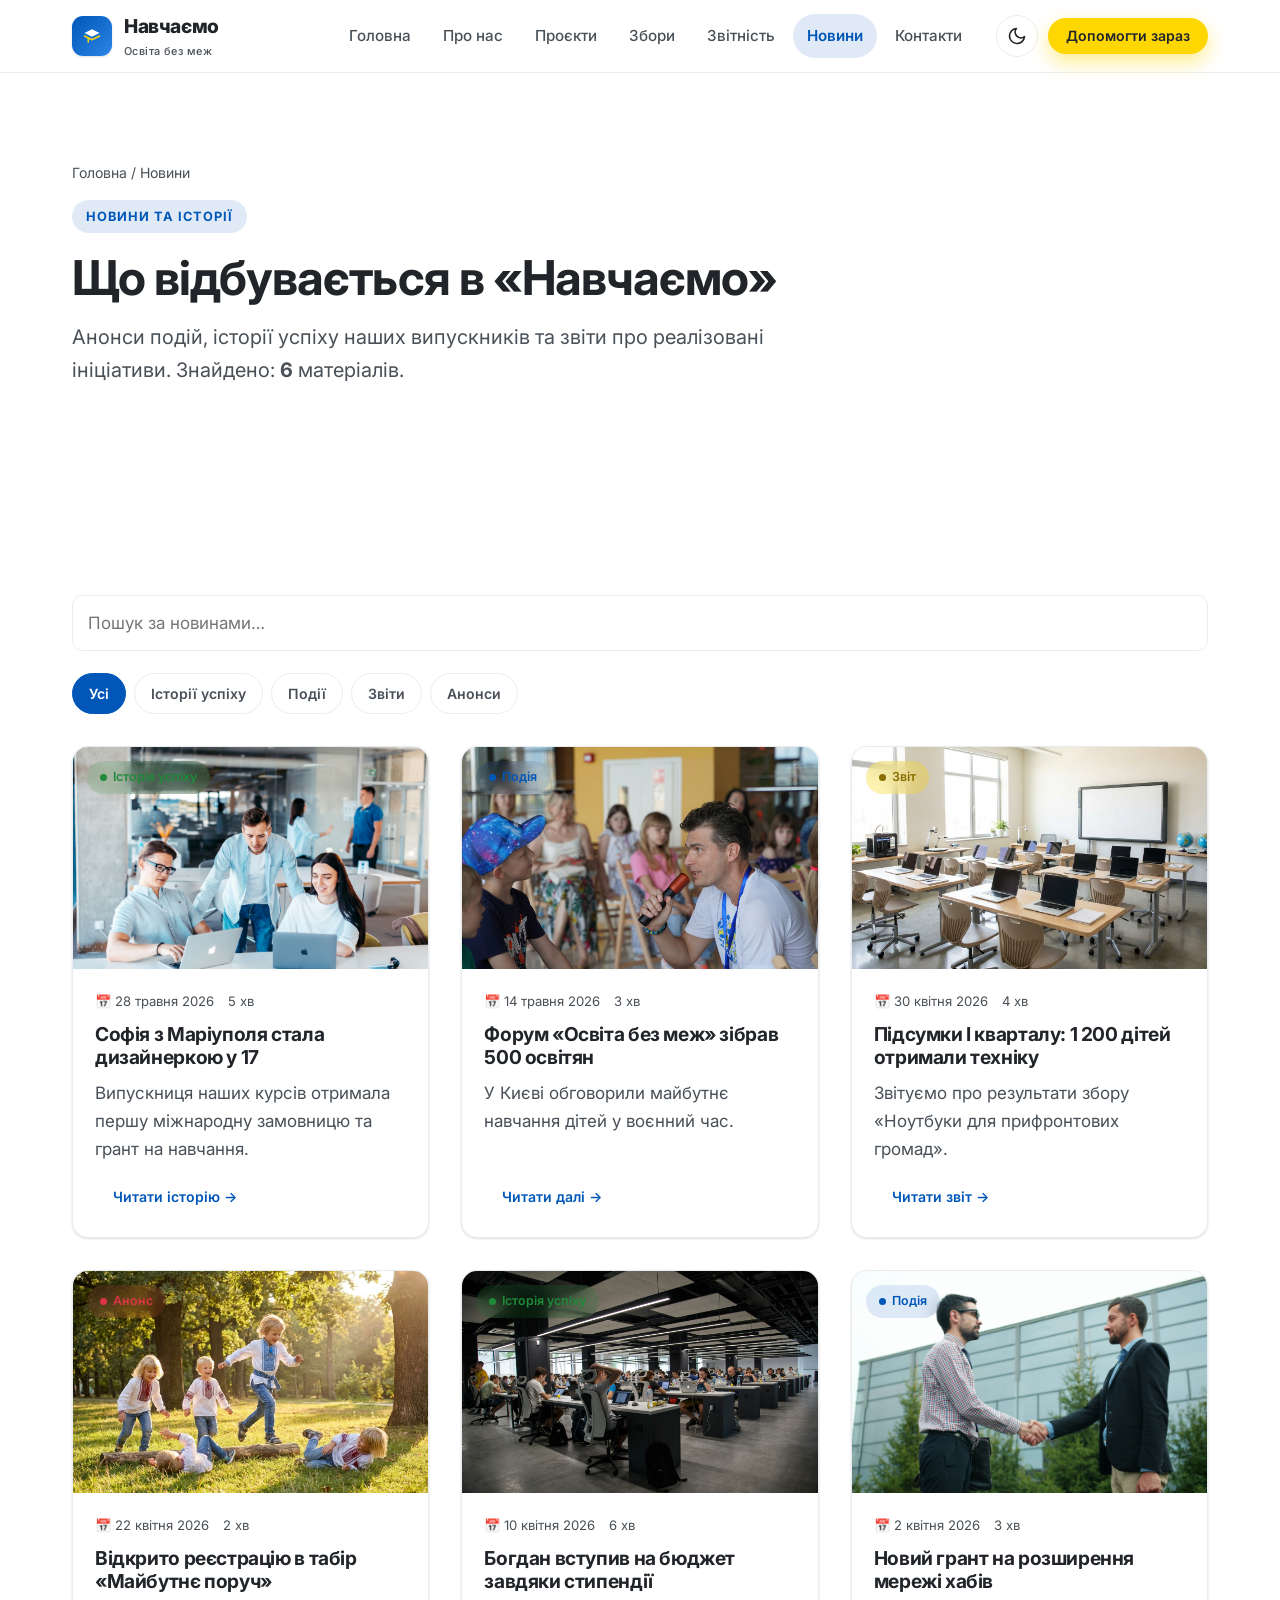
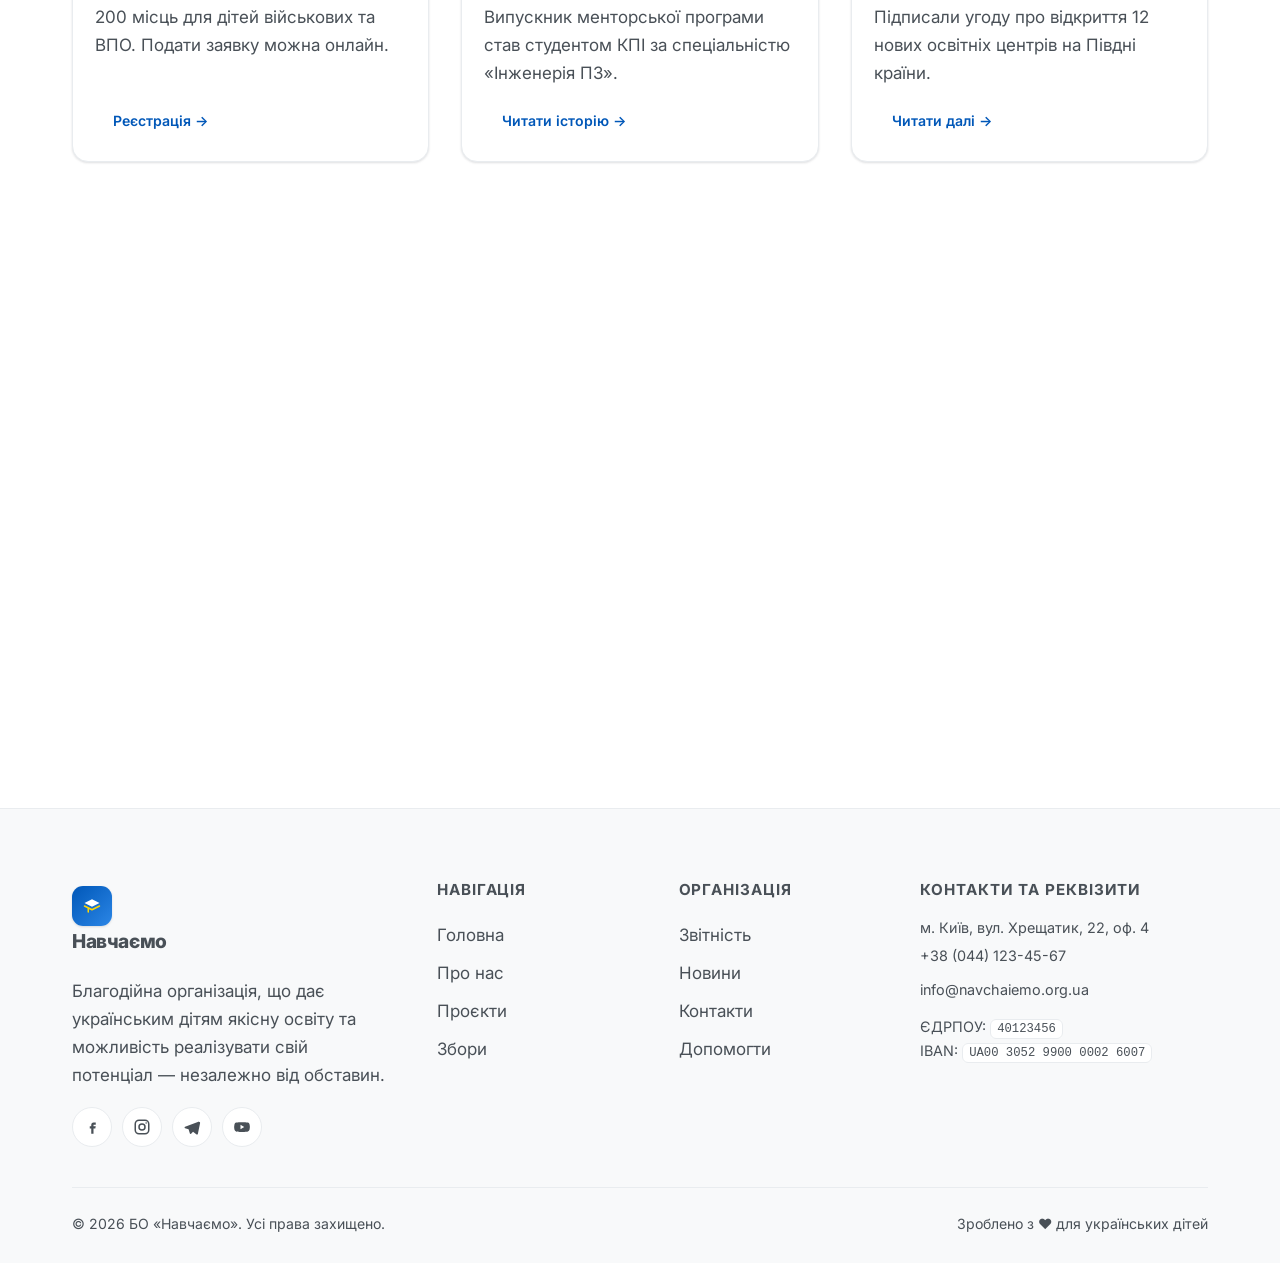
<file: news.html>
<!DOCTYPE html>
<html lang="uk" data-theme="">
<head>
  <meta charset="UTF-8" />
  <meta name="viewport" content="width=device-width, initial-scale=1" />
  <title>Новини — Навчаємо</title>
  <meta name="description" content="Новини, історії успіху випускників та анонси подій фонду «Навчаємо». Пошук, категорії та підписка на розсилку." />
  <link rel="preconnect" href="https://fonts.googleapis.com" />
  <link rel="preconnect" href="https://fonts.gstatic.com" crossorigin />
  <link href="https://fonts.googleapis.com/css2?family=Inter:wght@400;500;600;700;800;900&display=swap" rel="stylesheet" />
  <link rel="stylesheet" href="css/styles.css" />
  <link rel="icon" href="data:image/svg+xml,%3Csvg xmlns='http://www.w3.org/2000/svg' viewBox='0 0 32 32'%3E%3Crect width='32' height='32' rx='8' fill='%230057B8'/%3E%3Cpath d='M8 11l8-4 8 4-8 4-8-4zm0 5l8 4 8-4' stroke='%23FFD700' stroke-width='2' fill='none' stroke-linecap='round' stroke-linejoin='round'/%3E%3C/svg%3E" />
</head>
<body>
  <a class="skip-link" href="#main">Перейти до основного вмісту</a>
  <header class="site-header">
    <div class="container navbar">
      <a href="index.html" class="brand" aria-label="Навчаємо — головна"><span class="brand__mark" aria-hidden="true"><svg viewBox="0 0 32 32" fill="none"><path d="M6 12l10-5 10 5-10 5-10-5z" fill="#fff"/><path d="M6 16l10 5 10-5M11 18.5V24" stroke="#FFD700" stroke-width="2" stroke-linecap="round" stroke-linejoin="round"/></svg></span><span>Навчаємо<small>Освіта без меж</small></span></a>
      <nav class="nav-links" id="nav-links" aria-label="Головна навігація">
        <a href="index.html">Головна</a><a href="about.html">Про нас</a><a href="projects.html">Проєкти</a><a href="fundraisings.html">Збори</a><a href="documentation.html">Звітність</a><a href="news.html" class="active" aria-current="page">Новини</a><a href="contacts.html">Контакти</a>
      </nav>
      <div class="nav-actions">
        <button class="theme-toggle" data-theme-toggle aria-label="Перемкнути темну тему" aria-pressed="false"><svg class="icon-moon" viewBox="0 0 24 24" fill="none" stroke="currentColor" stroke-width="2" stroke-linecap="round" stroke-linejoin="round"><path d="M21 12.8A9 9 0 1 1 11.2 3a7 7 0 0 0 9.8 9.8z"/></svg><svg class="icon-sun" viewBox="0 0 24 24" fill="none" stroke="currentColor" stroke-width="2" stroke-linecap="round" stroke-linejoin="round"><circle cx="12" cy="12" r="4"/><path d="M12 2v2M12 20v2M4.9 4.9l1.4 1.4M17.7 17.7l1.4 1.4M2 12h2M20 12h2M4.9 19.1l1.4-1.4M17.7 6.3l1.4-1.4"/></svg></button>
        <a href="fundraisings.html" class="btn btn--accent btn--sm">Допомогти зараз</a>
        <button class="nav-toggle" data-nav-toggle aria-label="Відкрити меню" aria-expanded="false" aria-controls="nav-links"><svg viewBox="0 0 24 24" fill="none" stroke="currentColor" stroke-width="2" stroke-linecap="round"><path d="M3 6h18M3 12h18M3 18h18"/></svg></button>
      </div>
    </div>
  </header>

  <main id="main">
    <section class="page-hero">
      <div class="container">
        <nav class="breadcrumbs reveal"><a href="index.html">Головна</a> / Новини</nav>
        <div class="section-header reveal"><span class="eyebrow">Новини та історії</span><h1 class="h1 balance">Що відбувається в «Навчаємо»</h1><p class="lead">Анонси подій, історії успіху наших випускників та звіти про реалізовані ініціативи. Знайдено: <strong data-news-count>6</strong> матеріалів.</p></div>
      </div>
    </section>

    <section class="section section--tight">
      <div class="container">
        <!-- SEARCH + CATEGORIES -->
        <div class="news-search reveal">
          <input class="input" type="search" placeholder="Пошук за новинами…" data-news-search aria-label="Пошук новин" />
        </div>
        <div class="chips reveal d1" data-news-cat role="group" aria-label="Категорії новин" style="margin-bottom:32px">
          <button class="chip active" data-value="all">Усі</button>
          <button class="chip" data-value="story">Історії успіху</button>
          <button class="chip" data-value="event">Події</button>
          <button class="chip" data-value="report">Звіти</button>
          <button class="chip" data-value="announce">Анонси</button>
        </div>

        <div class="grid cols-3" data-news-list>
          <article class="card article-card reveal" data-article data-cat="story" data-search="історія успіху софія дизайнерка маріуполь">
            <div class="card__media"><span class="badge badge--success"><span class="dot"></span>Історія успіху</span><img src="images/mentorship.jpg" alt="Молода дизайнерка за роботою" loading="lazy" /></div>
            <div class="card__body"><div class="article-meta"><span>📅 28 травня 2026</span><span>5 хв</span></div><h3 class="card__title">Софія з Маріуполя стала дизайнеркою у 17</h3><p class="muted">Випускниця наших курсів отримала першу міжнародну замовницю та грант на навчання.</p><div class="card__footer"><a href="#" class="btn btn--ghost btn--sm">Читати історію →</a></div></div>
          </article>

          <article class="card article-card reveal d1" data-article data-cat="event" data-search="подія форум освіта київ конференція">
            <div class="card__media"><span class="badge badge--primary"><span class="dot"></span>Подія</span><img src="images/forum.jpg" alt="Учасники освітнього форуму" loading="lazy" /></div>
            <div class="card__body"><div class="article-meta"><span>📅 14 травня 2026</span><span>3 хв</span></div><h3 class="card__title">Форум «Освіта без меж» зібрав 500 освітян</h3><p class="muted">У Києві обговорили майбутнє навчання дітей у воєнний час.</p><div class="card__footer"><a href="#" class="btn btn--ghost btn--sm">Читати далі →</a></div></div>
          </article>

          <article class="card article-card reveal d2" data-article data-cat="report" data-search="звіт квартал результати ноутбуки">
            <div class="card__media"><span class="badge badge--accent"><span class="dot"></span>Звіт</span><img src="images/classroom-equipment.jpg" alt="Шкільне обладнання" loading="lazy" /></div>
            <div class="card__body"><div class="article-meta"><span>📅 30 квітня 2026</span><span>4 хв</span></div><h3 class="card__title">Підсумки I кварталу: 1 200 дітей отримали техніку</h3><p class="muted">Звітуємо про результати збору «Ноутбуки для прифронтових громад».</p><div class="card__footer"><a href="#" class="btn btn--ghost btn--sm">Читати звіт →</a></div></div>
          </article>

          <article class="card article-card reveal" data-article data-cat="announce" data-search="анонс табір реєстрація літо набір">
            <div class="card__media"><span class="badge badge--danger"><span class="dot"></span>Анонс</span><img src="images/fund-hero.jpg" alt="Діти на природі" loading="lazy" /></div>
            <div class="card__body"><div class="article-meta"><span>📅 22 квітня 2026</span><span>2 хв</span></div><h3 class="card__title">Відкрито реєстрацію в табір «Майбутнє поруч»</h3><p class="muted">200 місць для дітей військових та ВПО. Подати заявку можна онлайн.</p><div class="card__footer"><a href="#" class="btn btn--ghost btn--sm">Реєстрація →</a></div></div>
          </article>

          <article class="card article-card reveal d1" data-article data-cat="story" data-search="історія успіху богдан програміст стипендія львів">
            <div class="card__media"><span class="badge badge--success"><span class="dot"></span>Історія успіху</span><img src="images/digital-learning.jpg" alt="Юнак за ноутбуком" loading="lazy" /></div>
            <div class="card__body"><div class="article-meta"><span>📅 10 квітня 2026</span><span>6 хв</span></div><h3 class="card__title">Богдан вступив на бюджет завдяки стипендії</h3><p class="muted">Випускник менторської програми став студентом КПІ за спеціальністю «Інженерія ПЗ».</p><div class="card__footer"><a href="#" class="btn btn--ghost btn--sm">Читати історію →</a></div></div>
          </article>

          <article class="card article-card reveal d2" data-article data-cat="event" data-search="подія партнерство мерія угода грант">
            <div class="card__media"><span class="badge badge--primary"><span class="dot"></span>Подія</span><img src="images/partnership.jpg" alt="Підписання партнерської угоди" loading="lazy" /></div>
            <div class="card__body"><div class="article-meta"><span>📅 2 квітня 2026</span><span>3 хв</span></div><h3 class="card__title">Новий грант на розширення мережі хабів</h3><p class="muted">Підписали угоду про відкриття 12 нових освітніх центрів на Півдні країни.</p><div class="card__footer"><a href="#" class="btn btn--ghost btn--sm">Читати далі →</a></div></div>
          </article>
        </div>

        <div class="empty-state" style="display:none">
          <svg viewBox="0 0 24 24" width="48" height="48" fill="none" stroke="currentColor" stroke-width="1.5" style="margin-inline:auto;margin-bottom:12px"><circle cx="11" cy="11" r="8"/><path d="M21 21l-4.3-4.3"/></svg>
          <h3 class="h3">Нічого не знайдено</h3><p>Спробуйте інший запит або категорію.</p>
        </div>
      </div>
    </section>

    <!-- NEWSLETTER -->
    <section class="section">
      <div class="container">
        <div class="cta-band reveal">
          <span class="eyebrow" style="background:rgba(255,255,255,.18);color:#fff">Розсилка</span>
          <h2 class="h2 balance" style="max-width:560px">Підпишіться на новини про дітей, яким ви допомагаєте</h2>
          <p style="max-width:520px">Раз на місяць — історії успіху, звіти та анонси. Без спаму.</p>
          <form class="newsletter-form mt-3" data-validate novalidate style="max-width:540px">
            <input class="input" type="email" placeholder="ваш@email.com" required aria-label="Email для розсилки" />
            <button class="btn btn--accent btn--lg" type="submit">Підписатися</button>
            <div class="form-success full">Дякуємо! Перевірте пошту для підтвердження підписки. 💙💛</div>
          </form>
        </div>
      </div>
    </section>
  </main>

  <footer class="site-footer">
    <div class="container">
      <div class="footer-grid">
        <div class="footer-col footer-about">
          <a href="index.html" class="brand"><span class="brand__mark" aria-hidden="true"><svg viewBox="0 0 32 32" fill="none"><path d="M6 12l10-5 10 5-10 5-10-5z" fill="#fff"/><path d="M6 16l10 5 10-5M11 18.5V24" stroke="#FFD700" stroke-width="2" stroke-linecap="round" stroke-linejoin="round"/></svg></span><span>Навчаємо</span></a>
          <p>Благодійна організація, що дає українським дітям якісну освіту та можливість реалізувати свій потенціал — незалежно від обставин.</p>
          <div class="socials">
            <a href="#" aria-label="Facebook"><svg viewBox="0 0 24 24" fill="currentColor"><path d="M14 9h3V6h-3c-2 0-3 1.3-3 3.2V11H9v3h2v7h3v-7h2.4l.6-3H14V9.5c0-.3.2-.5.5-.5z"/></svg></a>
            <a href="#" aria-label="Instagram"><svg viewBox="0 0 24 24" fill="none" stroke="currentColor" stroke-width="2"><rect x="3" y="3" width="18" height="18" rx="5"/><circle cx="12" cy="12" r="4"/><circle cx="17.5" cy="6.5" r="1" fill="currentColor" stroke="none"/></svg></a>
            <a href="#" aria-label="Telegram"><svg viewBox="0 0 24 24" fill="currentColor"><path d="M21.5 4.5L2.8 11.7c-.9.4-.9 1.6 0 1.9l4.6 1.5 1.8 5.6c.2.7 1.1.9 1.6.3l2.6-2.6 4.7 3.5c.6.4 1.5.1 1.7-.7l3-14.4c.2-.9-.7-1.7-1.6-1.3z"/></svg></a>
            <a href="#" aria-label="YouTube"><svg viewBox="0 0 24 24" fill="currentColor"><path d="M22 8.2a3 3 0 0 0-2.1-2.1C18 5.5 12 5.5 12 5.5s-6 0-7.9.6A3 3 0 0 0 2 8.2 31 31 0 0 0 1.5 12 31 31 0 0 0 2 15.8a3 3 0 0 0 2.1 2.1c1.9.6 7.9.6 7.9.6s6 0 7.9-.6a3 3 0 0 0 2.1-2.1c.4-1.9.5-3.8.5-3.8s0-1.9-.5-3.8zM10 15V9l5 3z"/></svg></a>
          </div>
        </div>
        <div class="footer-col"><h4>Навігація</h4><a href="index.html">Головна</a><a href="about.html">Про нас</a><a href="projects.html">Проєкти</a><a href="fundraisings.html">Збори</a></div>
        <div class="footer-col"><h4>Організація</h4><a href="documentation.html">Звітність</a><a href="news.html">Новини</a><a href="contacts.html">Контакти</a><a href="fundraisings.html">Допомогти</a></div>
        <div class="footer-col"><h4>Контакти та реквізити</h4><div class="req-box"><p>м. Київ, вул. Хрещатик, 22, оф. 4</p><p><a href="tel:+380441234567">+38 (044) 123-45-67</a></p><p><a href="mailto:info@navchaiemo.org.ua">info@navchaiemo.org.ua</a></p><p style="margin-top:8px">ЄДРПОУ: <code>40123456</code><br />IBAN: <code>UA00 3052 9900 0002 6007</code></p></div></div>
      </div>
      <div class="footer-bottom"><span>© <span data-year>2025</span> БО «Навчаємо». Усі права захищено.</span><span>Зроблено з ♥ для українських дітей</span></div>
    </div>
  </footer>
  <script src="js/main.js"></script>
</body>
</html>
</file>
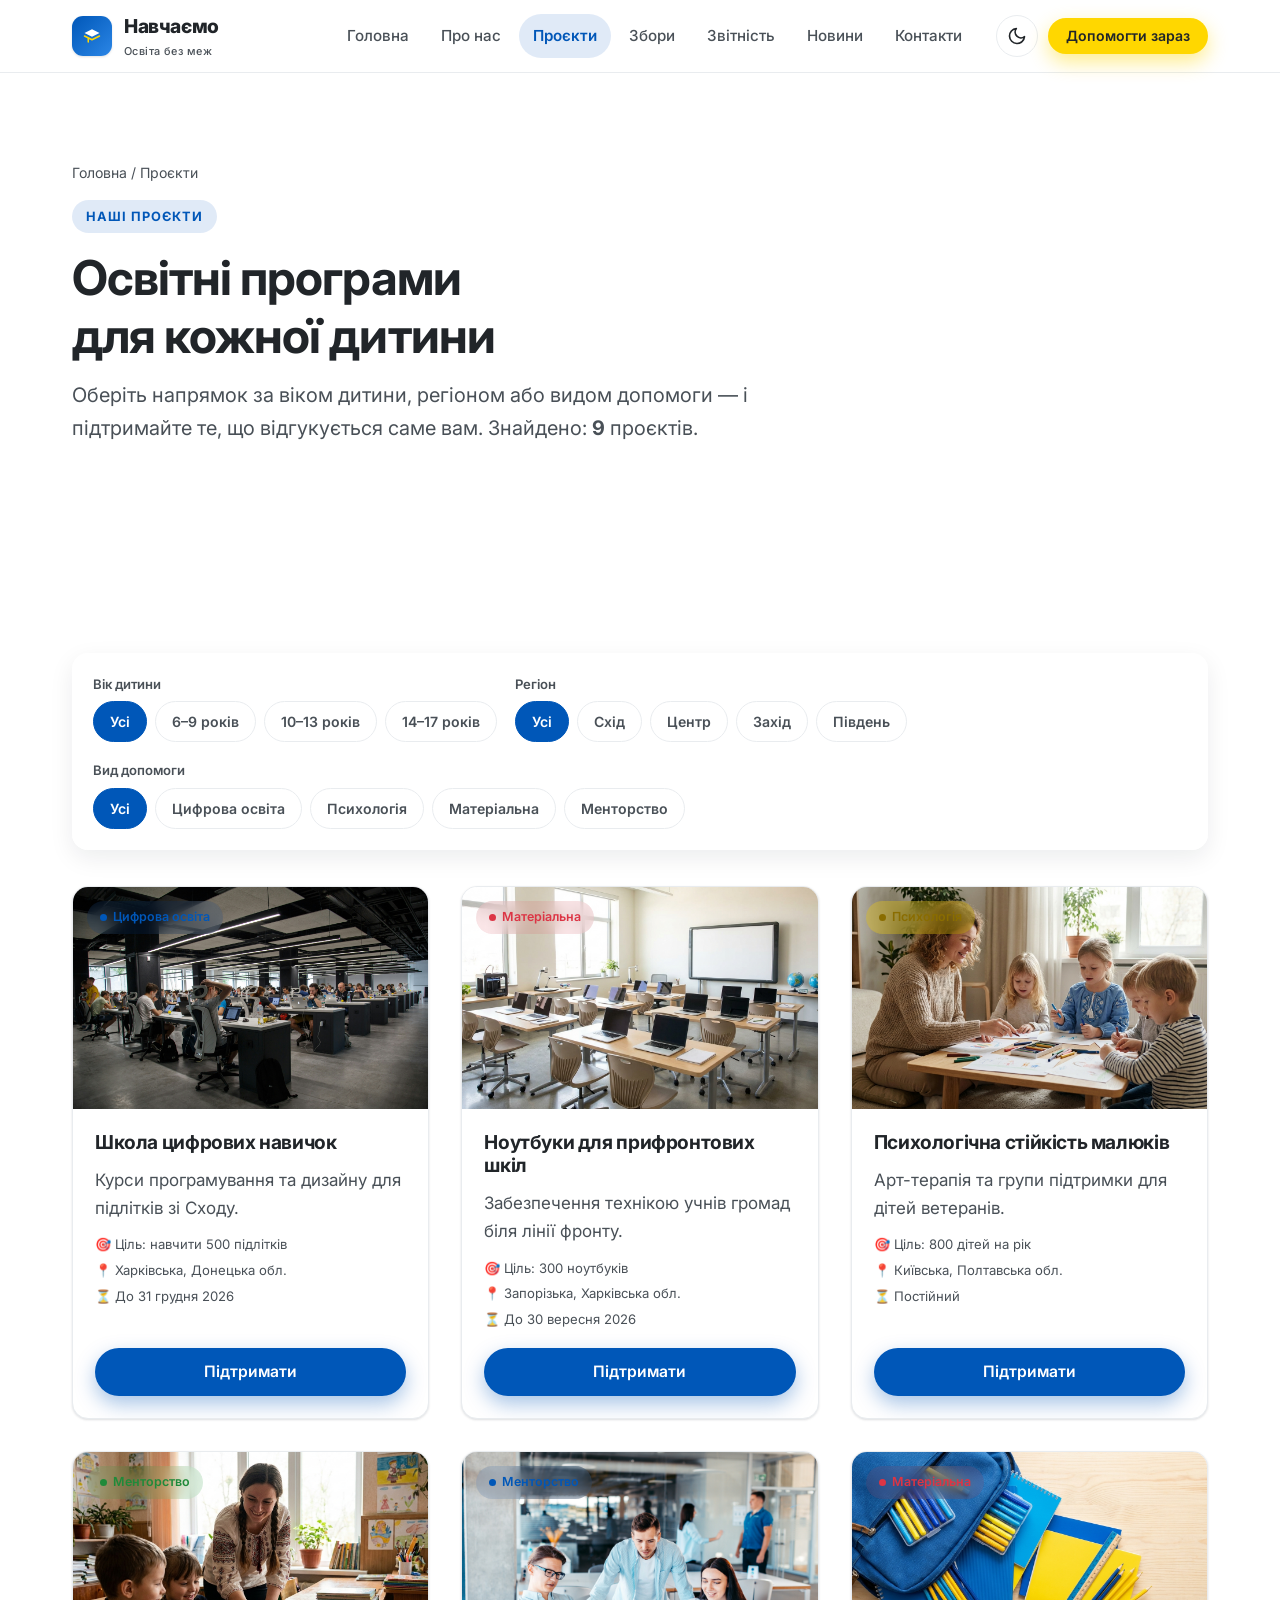
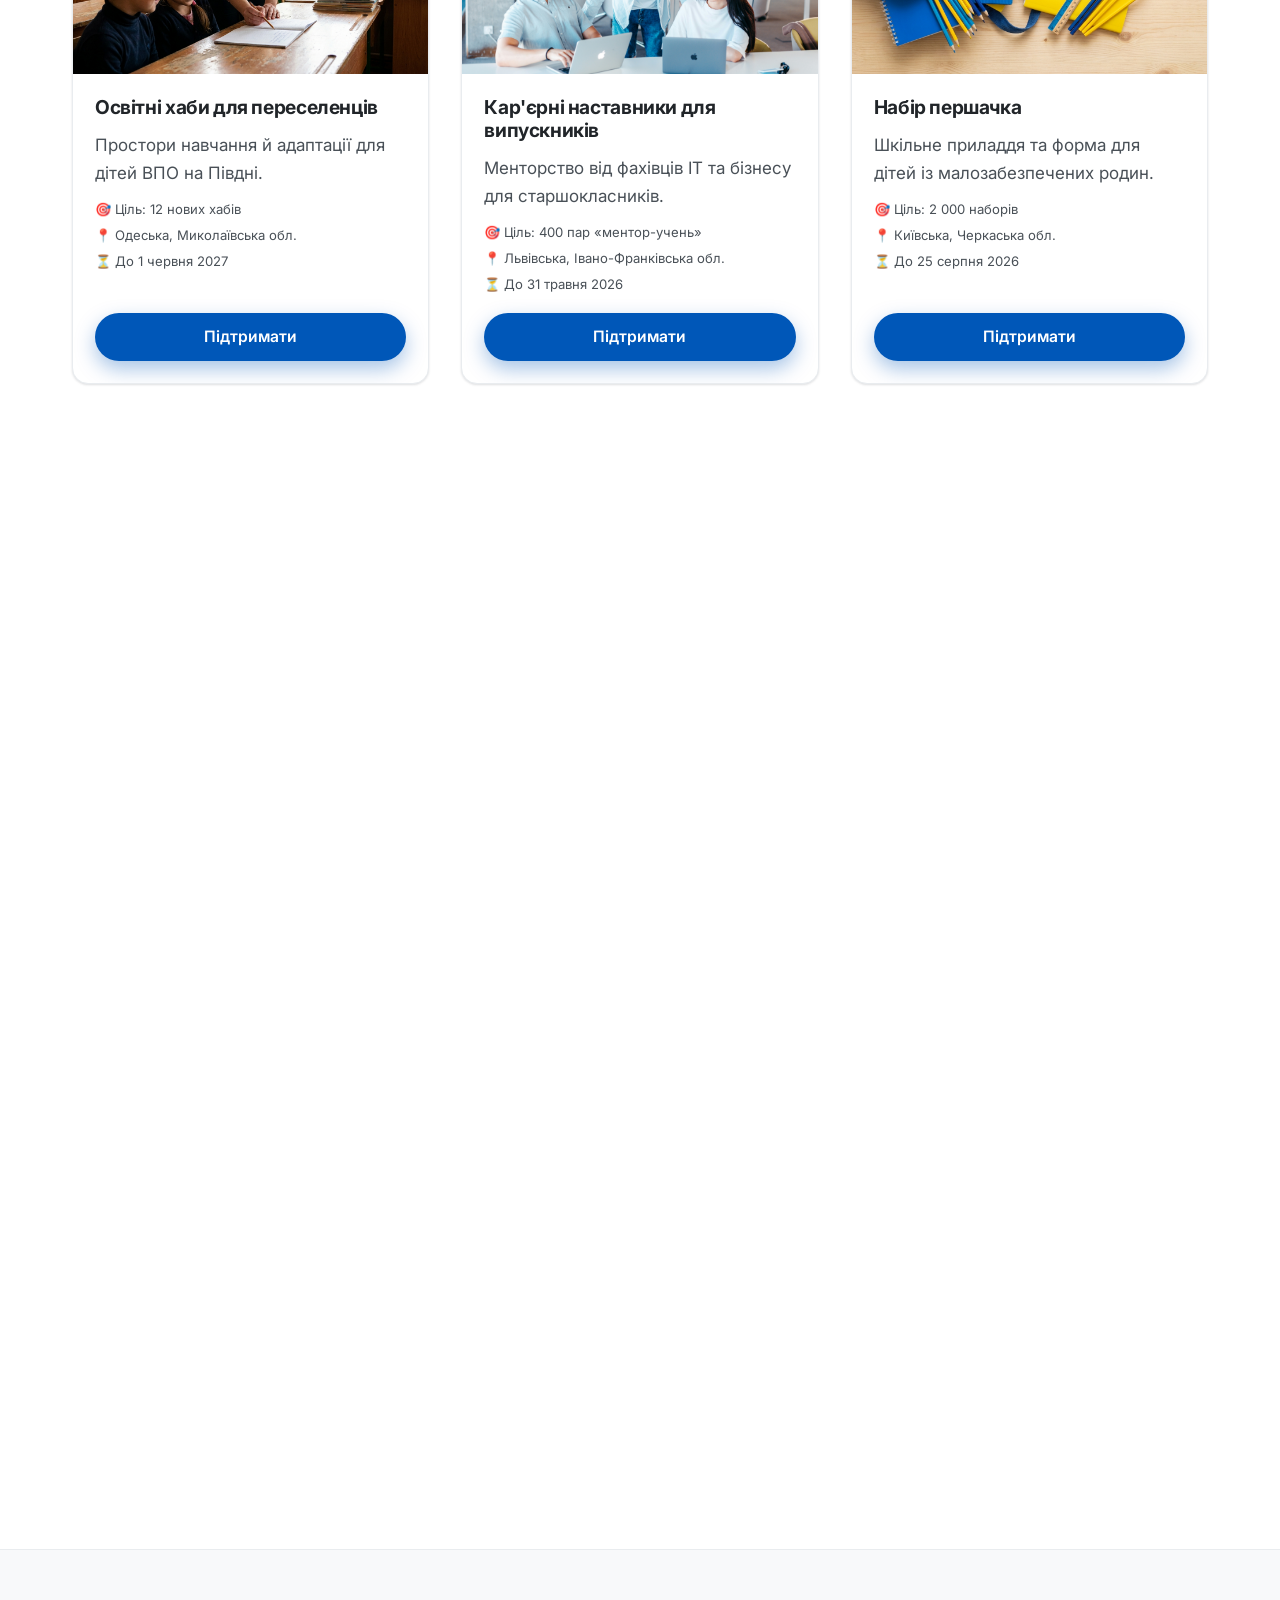
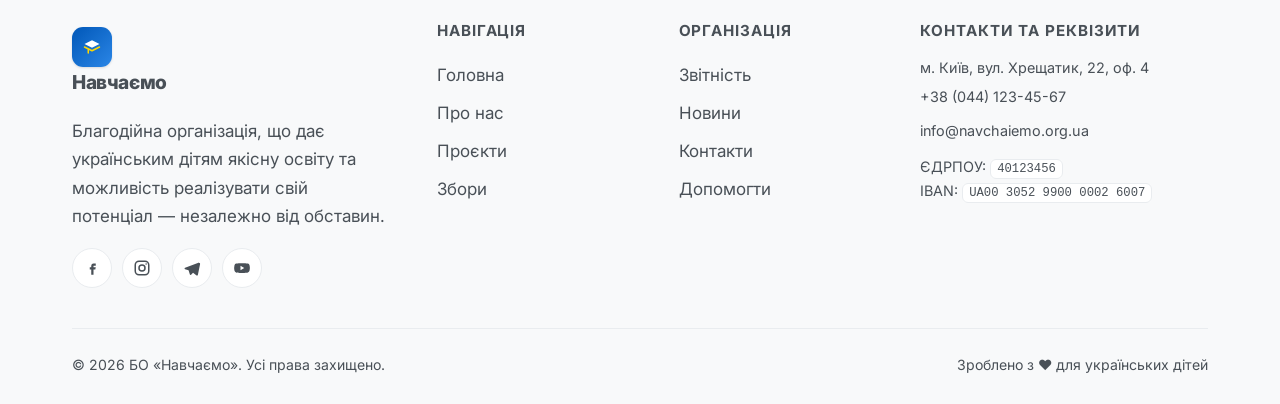
<file: projects.html>
<!DOCTYPE html>
<html lang="uk" data-theme="">
<head>
  <meta charset="UTF-8" />
  <meta name="viewport" content="width=device-width, initial-scale=1" />
  <title>Проєкти — Навчаємо</title>
  <meta name="description" content="Освітні проєкти «Навчаємо»: фільтруйте за віком дитини, регіоном та видом допомоги. Підтримайте конкретний напрямок." />
  <link rel="preconnect" href="https://fonts.googleapis.com" />
  <link rel="preconnect" href="https://fonts.gstatic.com" crossorigin />
  <link href="https://fonts.googleapis.com/css2?family=Inter:wght@400;500;600;700;800;900&display=swap" rel="stylesheet" />
  <link rel="stylesheet" href="css/styles.css" />
  <link rel="icon" href="data:image/svg+xml,%3Csvg xmlns='http://www.w3.org/2000/svg' viewBox='0 0 32 32'%3E%3Crect width='32' height='32' rx='8' fill='%230057B8'/%3E%3Cpath d='M8 11l8-4 8 4-8 4-8-4zm0 5l8 4 8-4' stroke='%23FFD700' stroke-width='2' fill='none' stroke-linecap='round' stroke-linejoin='round'/%3E%3C/svg%3E" />
</head>
<body>
  <a class="skip-link" href="#main">Перейти до основного вмісту</a>
  <header class="site-header">
    <div class="container navbar">
      <a href="index.html" class="brand" aria-label="Навчаємо — головна"><span class="brand__mark" aria-hidden="true"><svg viewBox="0 0 32 32" fill="none"><path d="M6 12l10-5 10 5-10 5-10-5z" fill="#fff"/><path d="M6 16l10 5 10-5M11 18.5V24" stroke="#FFD700" stroke-width="2" stroke-linecap="round" stroke-linejoin="round"/></svg></span><span>Навчаємо<small>Освіта без меж</small></span></a>
      <nav class="nav-links" id="nav-links" aria-label="Головна навігація">
        <a href="index.html">Головна</a><a href="about.html">Про нас</a><a href="projects.html" class="active" aria-current="page">Проєкти</a><a href="fundraisings.html">Збори</a><a href="documentation.html">Звітність</a><a href="news.html">Новини</a><a href="contacts.html">Контакти</a>
      </nav>
      <div class="nav-actions">
        <button class="theme-toggle" data-theme-toggle aria-label="Перемкнути темну тему" aria-pressed="false"><svg class="icon-moon" viewBox="0 0 24 24" fill="none" stroke="currentColor" stroke-width="2" stroke-linecap="round" stroke-linejoin="round"><path d="M21 12.8A9 9 0 1 1 11.2 3a7 7 0 0 0 9.8 9.8z"/></svg><svg class="icon-sun" viewBox="0 0 24 24" fill="none" stroke="currentColor" stroke-width="2" stroke-linecap="round" stroke-linejoin="round"><circle cx="12" cy="12" r="4"/><path d="M12 2v2M12 20v2M4.9 4.9l1.4 1.4M17.7 17.7l1.4 1.4M2 12h2M20 12h2M4.9 19.1l1.4-1.4M17.7 6.3l1.4-1.4"/></svg></button>
        <a href="fundraisings.html" class="btn btn--accent btn--sm">Допомогти зараз</a>
        <button class="nav-toggle" data-nav-toggle aria-label="Відкрити меню" aria-expanded="false" aria-controls="nav-links"><svg viewBox="0 0 24 24" fill="none" stroke="currentColor" stroke-width="2" stroke-linecap="round"><path d="M3 6h18M3 12h18M3 18h18"/></svg></button>
      </div>
    </div>
  </header>

  <main id="main">
    <section class="page-hero">
      <div class="container">
        <nav class="breadcrumbs reveal"><a href="index.html">Головна</a> / Проєкти</nav>
        <div class="section-header reveal"><span class="eyebrow">Наші проєкти</span><h1 class="h1 balance">Освітні програми для кожної дитини</h1><p class="lead">Оберіть напрямок за віком дитини, регіоном або видом допомоги — і підтримайте те, що відгукується саме вам. Знайдено: <strong data-filter-count>9</strong> проєктів.</p></div>
      </div>
    </section>

    <section class="section section--tight">
      <div class="container">
        <!-- FILTERS -->
        <div class="filterbar glass reveal" style="padding:20px;border-radius:var(--radius)">
          <div class="filter-group">
            <label>Вік дитини</label>
            <div class="chips" data-filter-group="age" role="group" aria-label="Фільтр за віком">
              <button class="chip active" data-value="all" aria-pressed="true">Усі</button>
              <button class="chip" data-value="6-9" aria-pressed="false">6–9 років</button>
              <button class="chip" data-value="10-13" aria-pressed="false">10–13 років</button>
              <button class="chip" data-value="14-17" aria-pressed="false">14–17 років</button>
            </div>
          </div>
          <div class="filter-group">
            <label>Регіон</label>
            <div class="chips" data-filter-group="region" role="group" aria-label="Фільтр за регіоном">
              <button class="chip active" data-value="all" aria-pressed="true">Усі</button>
              <button class="chip" data-value="east" aria-pressed="false">Схід</button>
              <button class="chip" data-value="center" aria-pressed="false">Центр</button>
              <button class="chip" data-value="west" aria-pressed="false">Захід</button>
              <button class="chip" data-value="south" aria-pressed="false">Південь</button>
            </div>
          </div>
          <div class="filter-group">
            <label>Вид допомоги</label>
            <div class="chips" data-filter-group="aid" role="group" aria-label="Фільтр за видом допомоги">
              <button class="chip active" data-value="all" aria-pressed="true">Усі</button>
              <button class="chip" data-value="digital" aria-pressed="false">Цифрова освіта</button>
              <button class="chip" data-value="psych" aria-pressed="false">Психологія</button>
              <button class="chip" data-value="material" aria-pressed="false">Матеріальна</button>
              <button class="chip" data-value="mentorship" aria-pressed="false">Менторство</button>
            </div>
          </div>
        </div>

        <!-- GRID -->
        <div class="grid cols-3" data-filter-grid style="margin-top:32px">

          <article class="card reveal" data-tags data-age="14-17" data-region="east" data-aid="digital">
            <div class="card__media"><span class="badge badge--primary"><span class="dot"></span>Цифрова освіта</span><img src="images/digital-learning.jpg" alt="Підліток за ноутбуком вивчає програмування" loading="lazy" /></div>
            <div class="card__body"><h3 class="card__title">Школа цифрових навичок</h3><p class="muted">Курси програмування та дизайну для підлітків зі Сходу.</p>
              <ul class="article-meta" style="flex-direction:column;gap:4px"><li>🎯 Ціль: навчити 500 підлітків</li><li>📍 Харківська, Донецька обл.</li><li>⏳ До 31 грудня 2026</li></ul>
              <div class="card__footer"><a href="fundraisings.html" class="btn btn--primary btn--block">Підтримати</a></div></div>
          </article>

          <article class="card reveal d1" data-tags data-age="10-13" data-region="east" data-aid="material">
            <div class="card__media"><span class="badge badge--danger"><span class="dot"></span>Матеріальна</span><img src="images/classroom-equipment.jpg" alt="Класна кімната з партами та обладнанням" loading="lazy" /></div>
            <div class="card__body"><h3 class="card__title">Ноутбуки для прифронтових шкіл</h3><p class="muted">Забезпечення технікою учнів громад біля лінії фронту.</p>
              <ul class="article-meta" style="flex-direction:column;gap:4px"><li>🎯 Ціль: 300 ноутбуків</li><li>📍 Запорізька, Харківська обл.</li><li>⏳ До 30 вересня 2026</li></ul>
              <div class="card__footer"><a href="fundraisings.html" class="btn btn--primary btn--block">Підтримати</a></div></div>
          </article>

          <article class="card reveal d2" data-tags data-age="6-9" data-region="center" data-aid="psych">
            <div class="card__media"><span class="badge badge--accent"><span class="dot"></span>Психологія</span><img src="images/psychology.jpg" alt="Психолог проводить заняття з молодшими дітьми" loading="lazy" /></div>
            <div class="card__body"><h3 class="card__title">Психологічна стійкість малюків</h3><p class="muted">Арт-терапія та групи підтримки для дітей ветеранів.</p>
              <ul class="article-meta" style="flex-direction:column;gap:4px"><li>🎯 Ціль: 800 дітей на рік</li><li>📍 Київська, Полтавська обл.</li><li>⏳ Постійний</li></ul>
              <div class="card__footer"><a href="fundraisings.html" class="btn btn--primary btn--block">Підтримати</a></div></div>
          </article>

          <article class="card reveal" data-tags data-age="10-13" data-region="south" data-aid="digital mentorship">
            <div class="card__media"><span class="badge badge--success"><span class="dot"></span>Менторство</span><img src="images/idp-hub.jpg" alt="Ментор допомагає учням за столом" loading="lazy" /></div>
            <div class="card__body"><h3 class="card__title">Освітні хаби для переселенців</h3><p class="muted">Простори навчання й адаптації для дітей ВПО на Півдні.</p>
              <ul class="article-meta" style="flex-direction:column;gap:4px"><li>🎯 Ціль: 12 нових хабів</li><li>📍 Одеська, Миколаївська обл.</li><li>⏳ До 1 червня 2027</li></ul>
              <div class="card__footer"><a href="fundraisings.html" class="btn btn--primary btn--block">Підтримати</a></div></div>
          </article>

          <article class="card reveal d1" data-tags data-age="14-17" data-region="west" data-aid="mentorship">
            <div class="card__media"><span class="badge badge--primary"><span class="dot"></span>Менторство</span><img src="images/mentorship.jpg" alt="Молодь працює над спільним проєктом" loading="lazy" /></div>
            <div class="card__body"><h3 class="card__title">Кар'єрні наставники для випускників</h3><p class="muted">Менторство від фахівців IT та бізнесу для старшокласників.</p>
              <ul class="article-meta" style="flex-direction:column;gap:4px"><li>🎯 Ціль: 400 пар «ментор-учень»</li><li>📍 Львівська, Івано-Франківська обл.</li><li>⏳ До 31 травня 2026</li></ul>
              <div class="card__footer"><a href="fundraisings.html" class="btn btn--primary btn--block">Підтримати</a></div></div>
          </article>

          <article class="card reveal d2" data-tags data-age="6-9" data-region="center" data-aid="material">
            <div class="card__media"><span class="badge badge--danger"><span class="dot"></span>Матеріальна</span><img src="images/school-supplies.jpg" alt="Шкільне приладдя та підручники" loading="lazy" /></div>
            <div class="card__body"><h3 class="card__title">Набір першачка</h3><p class="muted">Шкільне приладдя та форма для дітей із малозабезпечених родин.</p>
              <ul class="article-meta" style="flex-direction:column;gap:4px"><li>🎯 Ціль: 2 000 наборів</li><li>📍 Київська, Черкаська обл.</li><li>⏳ До 25 серпня 2026</li></ul>
              <div class="card__footer"><a href="fundraisings.html" class="btn btn--primary btn--block">Підтримати</a></div></div>
          </article>

          <article class="card reveal" data-tags data-age="14-17" data-region="east" data-aid="digital">
            <div class="card__media"><span class="badge badge--primary"><span class="dot"></span>Цифрова освіта</span><img src="images/media-literacy.jpg" alt="Студенти на занятті з медіаграмотності" loading="lazy" /></div>
            <div class="card__body"><h3 class="card__title">Медіаграмотність проти дезінформації</h3><p class="muted">Навчаємо критично мислити та розпізнавати фейки.</p>
              <ul class="article-meta" style="flex-direction:column;gap:4px"><li>🎯 Ціль: 1 200 учнів</li><li>📍 Харківська, Сумська обл.</li><li>⏳ До 31 жовтня 2026</li></ul>
              <div class="card__footer"><a href="fundraisings.html" class="btn btn--primary btn--block">Підтримати</a></div></div>
          </article>

          <article class="card reveal d1" data-tags data-age="10-13" data-region="west" data-aid="psych">
            <div class="card__media"><span class="badge badge--accent"><span class="dot"></span>Психологія</span><img src="images/fund-hero.jpg" alt="Діти спілкуються в колі підтримки" loading="lazy" /></div>
            <div class="card__body"><h3 class="card__title">Табір реабілітації «Майбутнє поруч»</h3><p class="muted">Літня програма відновлення для дітей військових і ВПО.</p>
              <ul class="article-meta" style="flex-direction:column;gap:4px"><li>🎯 Ціль: 200 дітей за сезон</li><li>📍 Закарпатська обл.</li><li>⏳ До 1 червня 2026</li></ul>
              <div class="card__footer"><a href="fundraisings.html" class="btn btn--primary btn--block">Підтримати</a></div></div>
          </article>

          <article class="card reveal d2" data-tags data-age="14-17" data-region="south" data-aid="material mentorship">
            <div class="card__media"><span class="badge badge--success"><span class="dot"></span>Стипендії</span><img src="images/graduates.jpg" alt="Випускники у мантіях" loading="lazy" /></div>
            <div class="card__body"><h3 class="card__title">Стипендії для випускників-сиріт</h3><p class="muted">Покриваємо навчання у ЗВО для талановитої молоді.</p>
              <ul class="article-meta" style="flex-direction:column;gap:4px"><li>🎯 Ціль: 40 стипендій</li><li>📍 Одеська, Херсонська обл.</li><li>⏳ До 15 липня 2026</li></ul>
              <div class="card__footer"><a href="fundraisings.html" class="btn btn--primary btn--block">Підтримати</a></div></div>
          </article>

          <div class="empty-state" style="grid-column:1/-1;display:none">
            <svg viewBox="0 0 24 24" width="48" height="48" fill="none" stroke="currentColor" stroke-width="1.5" style="margin-inline:auto;margin-bottom:12px"><circle cx="11" cy="11" r="8"/><path d="M21 21l-4.3-4.3"/></svg>
            <h3 class="h3">Нічого не знайдено</h3><p>Спробуйте змінити фільтри, щоб побачити більше проєктів.</p>
          </div>
        </div>
      </div>
    </section>

    <section class="section"><div class="container"><div class="cta-band reveal"><h2 class="h2 balance" style="max-width:620px">Не знайшли свій напрямок? Підтримайте загальний фонд</h2><p style="max-width:520px">Ми спрямуємо кошти туди, де вони найбільше потрібні просто зараз.</p><div class="hero__cta"><a href="fundraisings.html" class="btn btn--accent btn--lg">Допомогти зараз</a></div></div></div></section>
  </main>

  <footer class="site-footer">
    <div class="container">
      <div class="footer-grid">
        <div class="footer-col footer-about">
          <a href="index.html" class="brand"><span class="brand__mark" aria-hidden="true"><svg viewBox="0 0 32 32" fill="none"><path d="M6 12l10-5 10 5-10 5-10-5z" fill="#fff"/><path d="M6 16l10 5 10-5M11 18.5V24" stroke="#FFD700" stroke-width="2" stroke-linecap="round" stroke-linejoin="round"/></svg></span><span>Навчаємо</span></a>
          <p>Благодійна організація, що дає українським дітям якісну освіту та можливість реалізувати свій потенціал — незалежно від обставин.</p>
          <div class="socials">
            <a href="#" aria-label="Facebook"><svg viewBox="0 0 24 24" fill="currentColor"><path d="M14 9h3V6h-3c-2 0-3 1.3-3 3.2V11H9v3h2v7h3v-7h2.4l.6-3H14V9.5c0-.3.2-.5.5-.5z"/></svg></a>
            <a href="#" aria-label="Instagram"><svg viewBox="0 0 24 24" fill="none" stroke="currentColor" stroke-width="2"><rect x="3" y="3" width="18" height="18" rx="5"/><circle cx="12" cy="12" r="4"/><circle cx="17.5" cy="6.5" r="1" fill="currentColor" stroke="none"/></svg></a>
            <a href="#" aria-label="Telegram"><svg viewBox="0 0 24 24" fill="currentColor"><path d="M21.5 4.5L2.8 11.7c-.9.4-.9 1.6 0 1.9l4.6 1.5 1.8 5.6c.2.7 1.1.9 1.6.3l2.6-2.6 4.7 3.5c.6.4 1.5.1 1.7-.7l3-14.4c.2-.9-.7-1.7-1.6-1.3z"/></svg></a>
            <a href="#" aria-label="YouTube"><svg viewBox="0 0 24 24" fill="currentColor"><path d="M22 8.2a3 3 0 0 0-2.1-2.1C18 5.5 12 5.5 12 5.5s-6 0-7.9.6A3 3 0 0 0 2 8.2 31 31 0 0 0 1.5 12 31 31 0 0 0 2 15.8a3 3 0 0 0 2.1 2.1c1.9.6 7.9.6 7.9.6s6 0 7.9-.6a3 3 0 0 0 2.1-2.1c.4-1.9.5-3.8.5-3.8s0-1.9-.5-3.8zM10 15V9l5 3z"/></svg></a>
          </div>
        </div>
        <div class="footer-col"><h4>Навігація</h4><a href="index.html">Головна</a><a href="about.html">Про нас</a><a href="projects.html">Проєкти</a><a href="fundraisings.html">Збори</a></div>
        <div class="footer-col"><h4>Організація</h4><a href="documentation.html">Звітність</a><a href="news.html">Новини</a><a href="contacts.html">Контакти</a><a href="fundraisings.html">Допомогти</a></div>
        <div class="footer-col"><h4>Контакти та реквізити</h4><div class="req-box"><p>м. Київ, вул. Хрещатик, 22, оф. 4</p><p><a href="tel:+380441234567">+38 (044) 123-45-67</a></p><p><a href="mailto:info@navchaiemo.org.ua">info@navchaiemo.org.ua</a></p><p style="margin-top:8px">ЄДРПОУ: <code>40123456</code><br />IBAN: <code>UA00 3052 9900 0002 6007</code></p></div></div>
      </div>
      <div class="footer-bottom"><span>© <span data-year>2025</span> БО «Навчаємо». Усі права захищено.</span><span>Зроблено з ♥ для українських дітей</span></div>
    </div>
  </footer>
  <script src="js/main.js"></script>
</body>
</html>
</file>
<file: css/styles.css>
/* ============================================================
   Навчаємо — Charity Website Design System
   Plain CSS, mobile-first, light/dark themes
   ============================================================ */

/* ---------- Design Tokens ---------- */
:root {
  /* Brand */
  --c-primary: #0057B8;
  --c-primary-600: #004a9e;
  --c-primary-700: #003d83;
  --c-accent: #FFD700;
  --c-accent-600: #e6c200;
  --c-success: #28A745;
  --c-success-600: #208a3a;
  --c-danger: #dc3545;

  /* Neutrals */
  --c-white: #FFFFFF;
  --c-gray-50: #F8F9FA;
  --c-gray-100: #E9ECEF;
  --c-gray-200: #dde1e5;
  --c-gray-500: #495057;
  --c-gray-900: #212529;

  /* Semantic (light theme) */
  --bg: #FFFFFF;
  --bg-alt: #F8F9FA;
  --bg-elev: #FFFFFF;
  --surface: #FFFFFF;
  --border: #E9ECEF;
  --text: #212529;
  --text-muted: #495057;
  --text-invert: #FFFFFF;
  --nav-bg: rgba(255, 255, 255, 0.72);
  --glass-bg: rgba(255, 255, 255, 0.55);
  --glass-border: rgba(255, 255, 255, 0.65);

  /* Typography */
  --font: "Inter", system-ui, -apple-system, "Segoe UI", Roboto, Helvetica, Arial, sans-serif;
  --fs-base: 17px;

  /* Radii & shadows */
  --radius-sm: 10px;
  --radius: 16px;
  --radius-lg: 24px;
  --radius-pill: 999px;
  --shadow-sm: 0 1px 2px rgba(16, 24, 40, 0.06), 0 1px 3px rgba(16, 24, 40, 0.08);
  --shadow: 0 8px 24px rgba(16, 24, 40, 0.08);
  --shadow-lg: 0 18px 48px rgba(16, 24, 40, 0.14);

  /* Layout */
  --container: 1200px;
  --gutter: clamp(16px, 4vw, 32px);
  --header-h: 72px;

  /* Motion */
  --t-fast: 140ms cubic-bezier(.4,0,.2,1);
  --t: 240ms cubic-bezier(.4,0,.2,1);
}

[data-theme="dark"] {
  --bg: #0f1419;
  --bg-alt: #151c24;
  --bg-elev: #1a232e;
  --surface: #1a232e;
  --border: #2a3744;
  --text: #f1f4f8;
  --text-muted: #aab6c3;
  --text-invert: #0f1419;
  --nav-bg: rgba(15, 20, 25, 0.72);
  --glass-bg: rgba(26, 35, 46, 0.55);
  --glass-border: rgba(255, 255, 255, 0.08);
  --shadow-sm: 0 1px 2px rgba(0,0,0,0.4);
  --shadow: 0 8px 24px rgba(0, 0, 0, 0.45);
  --shadow-lg: 0 18px 48px rgba(0, 0, 0, 0.55);
}

/* ---------- Reset ---------- */
*, *::before, *::after { box-sizing: border-box; }
* { margin: 0; }
html { scroll-behavior: smooth; -webkit-text-size-adjust: 100%; }
body {
  font-family: var(--font);
  font-size: var(--fs-base);
  line-height: 1.65;
  color: var(--text);
  background: var(--bg);
  -webkit-font-smoothing: antialiased;
  text-rendering: optimizeLegibility;
  transition: background var(--t), color var(--t);
}
img, svg { display: block; max-width: 100%; }
img { height: auto; }
a { color: inherit; text-decoration: none; }
ul, ol { list-style: none; padding: 0; }
button, input, textarea, select { font: inherit; color: inherit; }
button { cursor: pointer; border: none; background: none; }
h1, h2, h3, h4 { line-height: 1.2; font-weight: 700; letter-spacing: -0.02em; }

/* ---------- Accessibility ---------- */
:focus-visible {
  outline: 3px solid var(--c-accent);
  outline-offset: 2px;
  border-radius: 4px;
}
.sr-only {
  position: absolute; width: 1px; height: 1px; padding: 0; margin: -1px;
  overflow: hidden; clip: rect(0 0 0 0); white-space: nowrap; border: 0;
}
.skip-link {
  position: absolute; left: 12px; top: -60px; z-index: 1100;
  background: var(--c-primary); color: #fff; padding: 10px 16px;
  border-radius: var(--radius-sm); transition: top var(--t);
}
.skip-link:focus { top: 12px; }

/* ---------- Layout helpers ---------- */
.container {
  width: 100%;
  max-width: var(--container);
  margin-inline: auto;
  padding-inline: var(--gutter);
}
.section { padding-block: clamp(56px, 8vw, 104px); }
.section--alt { background: var(--bg-alt); }
.section--tight { padding-block: clamp(40px, 5vw, 64px); }
.grid { display: grid; gap: clamp(20px, 3vw, 32px); }
.cols-2 { grid-template-columns: repeat(2, 1fr); }
.cols-3 { grid-template-columns: repeat(3, 1fr); }
.cols-4 { grid-template-columns: repeat(4, 1fr); }
@media (max-width: 900px) { .cols-3, .cols-4 { grid-template-columns: repeat(2, 1fr); } }
@media (max-width: 600px) { .cols-2, .cols-3, .cols-4 { grid-template-columns: 1fr; } }

/* ---------- Typography utilities ---------- */
.display { font-size: clamp(2.4rem, 6vw, 4.2rem); line-height: 1.05; }
.h1 { font-size: clamp(2rem, 4.5vw, 3rem); }
.h2 { font-size: clamp(1.6rem, 3.5vw, 2.4rem); }
.h3 { font-size: clamp(1.2rem, 2.2vw, 1.5rem); }
.lead { font-size: clamp(1.05rem, 1.6vw, 1.25rem); color: var(--text-muted); }
.muted { color: var(--text-muted); }
.text-center { text-align: center; }
.accent-text { color: var(--c-primary); }
.balance { text-wrap: balance; }
.gradient-text {
  background: linear-gradient(100deg, var(--c-primary), #2b86e6 60%, var(--c-accent));
  -webkit-background-clip: text; background-clip: text; color: transparent;
}

/* ---------- Section header ---------- */
.section-header { max-width: 720px; margin-bottom: clamp(32px, 5vw, 56px); }
.section-header.center { margin-inline: auto; text-align: center; }
.eyebrow {
  display: inline-flex; align-items: center; gap: 8px;
  font-size: 0.8rem; font-weight: 700; letter-spacing: 0.08em; text-transform: uppercase;
  color: var(--c-primary); background: color-mix(in srgb, var(--c-primary) 12%, transparent);
  padding: 6px 14px; border-radius: var(--radius-pill); margin-bottom: 16px;
}
[data-theme="dark"] .eyebrow { background: color-mix(in srgb, var(--c-primary) 26%, transparent); color: #8fc0ff; }
.section-header p { margin-top: 14px; }

/* ---------- Buttons ---------- */
.btn {
  display: inline-flex; align-items: center; justify-content: center; gap: 10px;
  font-weight: 600; font-size: 0.98rem; line-height: 1;
  padding: 14px 24px; border-radius: var(--radius-pill);
  transition: transform var(--t-fast), box-shadow var(--t), background var(--t), color var(--t), border-color var(--t);
  white-space: nowrap; border: 2px solid transparent;
}
.btn:hover { transform: translateY(-2px); }
.btn:active { transform: translateY(0); }
.btn svg { width: 18px; height: 18px; }
.btn--primary { background: var(--c-primary); color: #fff; box-shadow: 0 8px 20px color-mix(in srgb, var(--c-primary) 35%, transparent); }
.btn--primary:hover { background: var(--c-primary-600); box-shadow: 0 12px 28px color-mix(in srgb, var(--c-primary) 45%, transparent); }
.btn--accent { background: var(--c-accent); color: var(--c-gray-900); box-shadow: 0 8px 20px color-mix(in srgb, var(--c-accent) 45%, transparent); }
.btn--accent:hover { background: var(--c-accent-600); }
.btn--secondary { background: var(--surface); color: var(--text); border-color: var(--border); box-shadow: var(--shadow-sm); }
.btn--secondary:hover { border-color: var(--c-primary); color: var(--c-primary); }
.btn--ghost { background: transparent; color: var(--c-primary); }
.btn--ghost:hover { background: color-mix(in srgb, var(--c-primary) 10%, transparent); }
.btn--success { background: var(--c-success); color: #fff; }
.btn--success:hover { background: var(--c-success-600); }
.btn--sm { padding: 9px 16px; font-size: 0.88rem; }
.btn--lg { padding: 17px 32px; font-size: 1.05rem; }
.btn--block { width: 100%; }

/* ---------- Badges ---------- */
.badge {
  display: inline-flex; align-items: center; gap: 6px;
  font-size: 0.78rem; font-weight: 600; padding: 5px 12px;
  border-radius: var(--radius-pill); background: var(--bg-alt); color: var(--text-muted);
  border: 1px solid var(--border);
}
.badge--primary { background: color-mix(in srgb, var(--c-primary) 12%, transparent); color: var(--c-primary); border-color: transparent; }
.badge--success { background: color-mix(in srgb, var(--c-success) 14%, transparent); color: var(--c-success-600); border-color: transparent; }
.badge--accent { background: color-mix(in srgb, var(--c-accent) 30%, transparent); color: #8a6d00; border-color: transparent; }
.badge--danger { background: color-mix(in srgb, var(--c-danger) 12%, transparent); color: var(--c-danger); border-color: transparent; }
.badge .dot { width: 7px; height: 7px; border-radius: 50%; background: currentColor; }
[data-theme="dark"] .badge--accent { color: var(--c-accent); }

/* ---------- Cards ---------- */
.card {
  background: var(--surface); border: 1px solid var(--border);
  border-radius: var(--radius); box-shadow: var(--shadow-sm);
  overflow: hidden; transition: transform var(--t), box-shadow var(--t), border-color var(--t);
  display: flex; flex-direction: column;
}
.card:hover { transform: translateY(-4px); box-shadow: var(--shadow-lg); }
.card__media { position: relative; aspect-ratio: 16/10; overflow: hidden; background: var(--bg-alt); }
.card__media img { width: 100%; height: 100%; object-fit: cover; transition: transform 500ms ease; }
.card:hover .card__media img { transform: scale(1.06); }
.card__media .badge { position: absolute; top: 14px; left: 14px; backdrop-filter: blur(8px); }
.card__body { padding: 22px; display: flex; flex-direction: column; gap: 12px; flex: 1; }
.card__title { font-size: 1.2rem; font-weight: 700; }
.card__footer { margin-top: auto; padding-top: 6px; }

/* Glass card */
.glass {
  background: var(--glass-bg);
  border: 1px solid var(--glass-border);
  backdrop-filter: blur(16px) saturate(140%);
  -webkit-backdrop-filter: blur(16px) saturate(140%);
  border-radius: var(--radius-lg);
  box-shadow: var(--shadow);
}

/* ---------- Progress bar ---------- */
.progress { background: var(--bg-alt); border-radius: var(--radius-pill); height: 12px; overflow: hidden; border: 1px solid var(--border); }
.progress__bar {
  height: 100%; width: 0;
  background: linear-gradient(90deg, var(--c-primary), var(--c-success));
  border-radius: var(--radius-pill);
  transition: width 1.2s cubic-bezier(.22,.61,.36,1);
}
.progress__bar.accent { background: linear-gradient(90deg, var(--c-accent), var(--c-success)); }
.progress-meta { display: flex; justify-content: space-between; font-size: 0.9rem; margin-top: 10px; }
.progress-meta strong { color: var(--c-primary); font-size: 1.05rem; }

/* ---------- Stat / counter ---------- */
.stat { text-align: center; padding: 8px; }
.stat__num { font-size: clamp(2.2rem, 5vw, 3.4rem); font-weight: 800; line-height: 1; color: var(--c-primary); letter-spacing: -0.03em; }
.stat__num .suffix { color: var(--c-accent-600); }
[data-theme="dark"] .stat__num .suffix { color: var(--c-accent); }
.stat__label { margin-top: 10px; color: var(--text-muted); font-weight: 500; }

/* ---------- Header / Navbar ---------- */
.site-header {
  position: sticky; top: 0; z-index: 1000;
  background: var(--nav-bg);
  backdrop-filter: blur(14px) saturate(140%);
  -webkit-backdrop-filter: blur(14px) saturate(140%);
  border-bottom: 1px solid var(--border);
  transition: background var(--t), border-color var(--t);
}
.navbar { display: flex; align-items: center; gap: 20px; height: var(--header-h); }
.brand { display: flex; align-items: center; gap: 12px; font-weight: 800; font-size: 1.2rem; letter-spacing: -0.02em; }
.brand__mark {
  width: 40px; height: 40px; border-radius: 11px; flex: none;
  display: grid; place-items: center;
  background: linear-gradient(135deg, var(--c-primary), #2b86e6);
  box-shadow: var(--shadow-sm);
}
.brand__mark svg { width: 24px; height: 24px; }
.brand small { display: block; font-size: 0.68rem; font-weight: 500; color: var(--text-muted); letter-spacing: 0.04em; }
.nav-links { display: flex; align-items: center; gap: 4px; margin-left: auto; }
.nav-links a {
  padding: 9px 14px; border-radius: var(--radius-pill); font-weight: 500; font-size: 0.95rem;
  color: var(--text-muted); transition: color var(--t-fast), background var(--t-fast);
}
.nav-links a:hover { color: var(--text); background: var(--bg-alt); }
.nav-links a.active { color: var(--c-primary); background: color-mix(in srgb, var(--c-primary) 12%, transparent); font-weight: 600; }
.nav-actions { display: flex; align-items: center; gap: 10px; }
.theme-toggle {
  width: 42px; height: 42px; border-radius: 50%; display: grid; place-items: center;
  border: 1px solid var(--border); background: var(--surface); color: var(--text);
  transition: background var(--t-fast), color var(--t-fast), transform var(--t-fast);
}
.theme-toggle:hover { transform: rotate(-15deg); color: var(--c-primary); }
.theme-toggle svg { width: 20px; height: 20px; }
.theme-toggle .icon-sun { display: none; }
[data-theme="dark"] .theme-toggle .icon-sun { display: block; }
[data-theme="dark"] .theme-toggle .icon-moon { display: none; }
.nav-toggle { display: none; width: 42px; height: 42px; border-radius: 11px; border: 1px solid var(--border); background: var(--surface); }
.nav-toggle svg { width: 22px; height: 22px; margin-inline: auto; }

@media (max-width: 1040px) {
  .nav-toggle { display: grid; place-items: center; }
  .nav-links {
    position: fixed; inset: var(--header-h) 0 auto 0;
    flex-direction: column; align-items: stretch; gap: 4px;
    background: var(--bg); border-bottom: 1px solid var(--border);
    padding: 16px var(--gutter) 24px; margin-left: 0;
    box-shadow: var(--shadow-lg);
    transform: translateY(-120%); opacity: 0; pointer-events: none;
    transition: transform var(--t), opacity var(--t);
    max-height: calc(100vh - var(--header-h)); overflow-y: auto;
  }
  .nav-links.open { transform: translateY(0); opacity: 1; pointer-events: auto; }
  .nav-links a { padding: 13px 16px; font-size: 1.05rem; }
  .nav-actions .btn--primary { display: none; }
}

/* ---------- Hero ---------- */
.hero { position: relative; overflow: hidden; padding-block: clamp(48px, 8vw, 96px); }
.hero::before {
  content: ""; position: absolute; inset: 0; z-index: -2;
  background:
    radial-gradient(1000px 500px at 12% -10%, color-mix(in srgb, var(--c-primary) 16%, transparent), transparent 60%),
    radial-gradient(800px 500px at 95% 0%, color-mix(in srgb, var(--c-accent) 22%, transparent), transparent 55%);
}
.hero__grid { display: grid; grid-template-columns: 1.05fr 0.95fr; gap: clamp(32px, 5vw, 64px); align-items: center; }
@media (max-width: 900px) { .hero__grid { grid-template-columns: 1fr; } }
.hero h1 { margin-block: 18px; }
.hero .hero__cta { display: flex; flex-wrap: wrap; gap: 14px; margin-top: 28px; }
.hero__trust { display: flex; flex-wrap: wrap; gap: 24px; margin-top: 36px; color: var(--text-muted); font-size: 0.92rem; }
.hero__trust span { display: inline-flex; align-items: center; gap: 8px; }
.hero__trust svg { width: 18px; height: 18px; color: var(--c-success); }
.hero__visual { position: relative; }
.hero__visual img { border-radius: var(--radius-lg); box-shadow: var(--shadow-lg); aspect-ratio: 4/5; object-fit: cover; width: 100%; }
.hero__float {
  position: absolute; padding: 16px 18px; border-radius: var(--radius);
  display: flex; align-items: center; gap: 12px; max-width: 230px;
}
.hero__float.tl { top: 18px; left: 16px; }
.hero__float.br { bottom: 24px; right: 16px; }
@media (max-width: 520px) { .hero__float.tl { left: 12px; } .hero__float.br { right: 12px; } }
.hero__float .ico { width: 40px; height: 40px; border-radius: 11px; display: grid; place-items: center; flex: none; }
.hero__float .ico svg { width: 22px; height: 22px; }
.hero__float strong { font-size: 1.2rem; display: block; line-height: 1; }
.hero__float small { color: var(--text-muted); font-size: 0.78rem; }

/* decorative SVG pattern band */
.pattern-band { position: relative; }
.pattern-band::after {
  content: ""; position: absolute; inset: 0; pointer-events: none; opacity: .5;
  background-image: radial-gradient(currentColor 1px, transparent 1px);
  background-size: 22px 22px; color: var(--border);
}

/* ---------- Feature / icon blocks ---------- */
.feature { display: flex; flex-direction: column; gap: 14px; padding: 26px; }
.feature .ico {
  width: 54px; height: 54px; border-radius: 15px; display: grid; place-items: center;
  background: color-mix(in srgb, var(--c-primary) 12%, transparent); color: var(--c-primary);
}
.feature .ico svg { width: 28px; height: 28px; }
.feature h3 { font-size: 1.15rem; }

/* ---------- Timeline ---------- */
.timeline { position: relative; padding-left: 34px; }
.timeline::before { content: ""; position: absolute; left: 9px; top: 6px; bottom: 6px; width: 2px; background: var(--border); }
.timeline__item { position: relative; padding-bottom: 30px; }
.timeline__item:last-child { padding-bottom: 0; }
.timeline__item::before {
  content: ""; position: absolute; left: -33px; top: 4px; width: 20px; height: 20px; border-radius: 50%;
  background: var(--c-primary); border: 4px solid var(--bg); box-shadow: 0 0 0 2px var(--c-primary);
}
.timeline__year { font-weight: 800; color: var(--c-primary); font-size: 1.05rem; }

/* ---------- Team ---------- */
.team-card { text-align: center; }
.team-card .card__media { aspect-ratio: 1; border-radius: var(--radius); margin: 18px 18px 0; }
.team-card h3 { font-size: 1.1rem; }
.team-card .role { color: var(--c-primary); font-weight: 600; font-size: 0.9rem; }

/* ---------- Testimonials ---------- */
.quote { padding: 30px; }
.quote__mark { font-size: 3rem; line-height: .6; color: var(--c-accent); font-weight: 800; }
.quote p { font-size: 1.05rem; margin: 12px 0 20px; }
.quote__author { display: flex; align-items: center; gap: 14px; }
.quote__author img { width: 52px; height: 52px; border-radius: 50%; object-fit: cover; }
.quote__author strong { display: block; }
.quote__author small { color: var(--text-muted); }

/* ---------- Filter bar ---------- */
.filterbar { display: flex; flex-wrap: wrap; gap: 18px; align-items: flex-end; margin-bottom: 36px; }
.filter-group { display: flex; flex-direction: column; gap: 6px; }
.filter-group label { font-size: 0.82rem; font-weight: 600; color: var(--text-muted); }
.chips { display: flex; flex-wrap: wrap; gap: 8px; }
.chip {
  padding: 8px 16px; border-radius: var(--radius-pill); font-size: 0.88rem; font-weight: 600;
  border: 1px solid var(--border); background: var(--surface); color: var(--text-muted);
  transition: all var(--t-fast);
}
.chip:hover { border-color: var(--c-primary); color: var(--c-primary); }
.chip.active { background: var(--c-primary); color: #fff; border-color: var(--c-primary); }
.empty-state { text-align: center; padding: 60px 20px; color: var(--text-muted); }

/* ---------- Forms ---------- */
.field { display: flex; flex-direction: column; gap: 7px; margin-bottom: 18px; }
.field label { font-weight: 600; font-size: 0.9rem; }
.field label .req { color: var(--c-danger); }
.input, .textarea, .select {
  width: 100%; padding: 13px 15px; border-radius: var(--radius-sm);
  border: 1px solid var(--border); background: var(--bg); color: var(--text);
  transition: border-color var(--t-fast), box-shadow var(--t-fast);
}
.input:focus, .textarea:focus, .select:focus {
  outline: none; border-color: var(--c-primary);
  box-shadow: 0 0 0 4px color-mix(in srgb, var(--c-primary) 18%, transparent);
}
.textarea { min-height: 130px; resize: vertical; }
.field .error-msg { color: var(--c-danger); font-size: 0.82rem; display: none; }
.field.invalid .input, .field.invalid .textarea { border-color: var(--c-danger); }
.field.invalid .error-msg { display: block; }
.form-note { font-size: 0.85rem; color: var(--text-muted); }
.amount-grid { display: grid; grid-template-columns: repeat(4, 1fr); gap: 10px; }
@media (max-width:520px){ .amount-grid { grid-template-columns: repeat(2,1fr);} }
.amount-opt {
  padding: 14px 8px; border-radius: var(--radius-sm); border: 2px solid var(--border);
  background: var(--surface); font-weight: 700; text-align: center; transition: all var(--t-fast);
}
.amount-opt:hover { border-color: var(--c-primary); }
.amount-opt.active { border-color: var(--c-primary); background: color-mix(in srgb, var(--c-primary) 10%, transparent); color: var(--c-primary); }
.form-success { display:none; padding: 16px; border-radius: var(--radius-sm); background: color-mix(in srgb, var(--c-success) 14%, transparent); color: var(--c-success-600); font-weight: 600; }
.form-success.show { display: block; }

/* ---------- Modal ---------- */
.modal {
  position: fixed; inset: 0; z-index: 1200; display: none;
  align-items: center; justify-content: center; padding: 20px;
}
.modal.open { display: flex; }
.modal__overlay { position: absolute; inset: 0; background: rgba(8, 12, 18, 0.6); backdrop-filter: blur(4px); }
.modal__dialog {
  position: relative; width: 100%; max-width: 560px; max-height: 90vh; overflow-y: auto;
  background: var(--surface); border-radius: var(--radius-lg); box-shadow: var(--shadow-lg);
  padding: 32px; animation: modalIn .28s cubic-bezier(.22,.61,.36,1);
}
@keyframes modalIn { from { opacity: 0; transform: translateY(20px) scale(.97); } to { opacity: 1; transform: none; } }
.modal__close {
  position: absolute; top: 16px; right: 16px; width: 38px; height: 38px; border-radius: 50%;
  display: grid; place-items: center; background: var(--bg-alt); color: var(--text-muted);
  transition: background var(--t-fast), color var(--t-fast);
}
.modal__close:hover { background: var(--c-danger); color: #fff; }
.modal h3 { font-size: 1.4rem; margin-bottom: 6px; }

/* ---------- Document list ---------- */
.doc-item {
  display: flex; align-items: center; gap: 16px; padding: 18px 20px;
  background: var(--surface); border: 1px solid var(--border); border-radius: var(--radius);
  transition: border-color var(--t-fast), transform var(--t-fast), box-shadow var(--t);
}
.doc-item:hover { border-color: var(--c-primary); transform: translateX(4px); box-shadow: var(--shadow-sm); }
.doc-item .doc-ico { width: 48px; height: 48px; border-radius: 12px; flex: none; display: grid; place-items: center; background: color-mix(in srgb, var(--c-primary) 12%, transparent); color: var(--c-primary); }
.doc-item .doc-ico svg { width: 24px; height: 24px; }
.doc-item .doc-meta { flex: 1; min-width: 0; }
.doc-item .doc-meta strong { display: block; }
.doc-item .doc-meta small { color: var(--text-muted); }

/* ---------- Partner logos ---------- */
.logo-cloud { display: grid; grid-template-columns: repeat(5, 1fr); gap: 16px; align-items: center; }
@media (max-width: 700px){ .logo-cloud { grid-template-columns: repeat(2,1fr);} }
.logo-pill {
  display: grid; place-items: center; height: 84px; border-radius: var(--radius);
  background: var(--surface); border: 1px solid var(--border); font-weight: 700; color: var(--text-muted);
  text-align: center; padding: 10px; transition: color var(--t-fast), border-color var(--t-fast);
}
.logo-pill:hover { color: var(--c-primary); border-color: var(--c-primary); }

/* ---------- CTA band ---------- */
.cta-band {
  position: relative; overflow: hidden; border-radius: var(--radius-lg);
  padding: clamp(36px, 6vw, 64px); color: #fff;
  background: linear-gradient(120deg, var(--c-primary), var(--c-primary-700));
}
.cta-band::after {
  content: ""; position: absolute; right: -60px; top: -60px; width: 280px; height: 280px; border-radius: 50%;
  background: radial-gradient(circle, color-mix(in srgb, var(--c-accent) 60%, transparent), transparent 70%);
}
.cta-band h2 { color: #fff; position: relative; }
.cta-band p { color: rgba(255,255,255,.85); position: relative; }
.cta-band .hero__cta { position: relative; }

/* ---------- Newsletter ---------- */
.newsletter-form { display: flex; gap: 12px; flex-wrap: wrap; }
.newsletter-form .input { flex: 1; min-width: 220px; }

/* ---------- Footer ---------- */
.site-footer { background: var(--bg-alt); border-top: 1px solid var(--border); padding-block: clamp(48px, 6vw, 72px) 28px; }
.footer-grid { display: grid; grid-template-columns: 1.6fr 1fr 1fr 1.4fr; gap: 36px; }
@media (max-width: 900px){ .footer-grid { grid-template-columns: 1fr 1fr; } }
@media (max-width: 540px){ .footer-grid { grid-template-columns: 1fr; } }
.footer-col h4 { font-size: 0.95rem; text-transform: uppercase; letter-spacing: 0.06em; margin-bottom: 16px; color: var(--text-muted); }
.footer-col a { display: block; padding: 5px 0; color: var(--text-muted); transition: color var(--t-fast); }
.footer-col a:hover { color: var(--c-primary); }
.footer-about p { color: var(--text-muted); margin: 14px 0 18px; max-width: 320px; }
.req-box { font-size: 0.9rem; color: var(--text-muted); }
.req-box code { background: var(--bg); padding: 2px 6px; border-radius: 6px; border: 1px solid var(--border); font-size: 0.85em; }
.socials { display: flex; gap: 10px; }
.socials a { width: 40px; height: 40px; border-radius: 50%; display: grid; place-items: center; background: var(--surface); border: 1px solid var(--border); color: var(--text-muted); transition: all var(--t-fast); }
.socials a:hover { background: var(--c-primary); color: #fff; border-color: var(--c-primary); transform: translateY(-3px); }
.socials svg { width: 18px; height: 18px; }
.footer-bottom { display: flex; justify-content: space-between; flex-wrap: wrap; gap: 12px; margin-top: 40px; padding-top: 24px; border-top: 1px solid var(--border); color: var(--text-muted); font-size: 0.88rem; }

/* ---------- Scroll reveal ---------- */
.reveal { opacity: 0; transform: translateY(28px); transition: opacity .7s ease, transform .7s cubic-bezier(.22,.61,.36,1); }
.reveal.visible { opacity: 1; transform: none; }
.reveal.d1 { transition-delay: .08s; }
.reveal.d2 { transition-delay: .16s; }
.reveal.d3 { transition-delay: .24s; }
@media (prefers-reduced-motion: reduce) {
  * { animation: none !important; transition: none !important; scroll-behavior: auto !important; }
  .reveal { opacity: 1; transform: none; }
}

/* ---------- Page hero (inner pages) ---------- */
.page-hero { padding-block: clamp(48px, 7vw, 88px); position: relative; }
.page-hero .breadcrumbs { font-size: 0.88rem; color: var(--text-muted); margin-bottom: 16px; }
.page-hero .breadcrumbs a:hover { color: var(--c-primary); }

/* ---------- News list ---------- */
.news-search { display: flex; gap: 12px; flex-wrap: wrap; margin-bottom: 22px; }
.news-search .input { flex: 1; min-width: 240px; }
.article-card .card__body { gap: 10px; }
.article-meta { display: flex; gap: 14px; font-size: 0.82rem; color: var(--text-muted); }

/* ---------- QR / requisites blocks ---------- */
.qr-card { display: flex; gap: 18px; align-items: center; padding: 22px; }
.qr-card svg.qr { width: 120px; height: 120px; flex: none; border-radius: 12px; background: #fff; padding: 8px; border: 1px solid var(--border); }

/* ---------- Component showcase (design system) ---------- */
.ds-block { padding: 28px; border: 1px solid var(--border); border-radius: var(--radius); background: var(--surface); margin-bottom: 24px; }
.ds-block > h3 { margin-bottom: 18px; }
.ds-row { display: flex; flex-wrap: wrap; gap: 14px; align-items: center; }
.swatch { border-radius: var(--radius); overflow: hidden; border: 1px solid var(--border); }
.swatch .chip-color { height: 76px; }
.swatch .swatch-meta { padding: 10px 12px; font-size: 0.82rem; }
.swatch .swatch-meta strong { display: block; }
.swatch .swatch-meta code { color: var(--text-muted); }

/* utility spacing */
.mt-0{margin-top:0}.mt-1{margin-top:8px}.mt-2{margin-top:16px}.mt-3{margin-top:24px}.mt-4{margin-top:32px}
.mb-2{margin-bottom:16px}.mb-3{margin-bottom:24px}
.flex{display:flex}.items-center{align-items:center}.gap-2{gap:16px}.gap-3{gap:24px}.wrap{flex-wrap:wrap}
.full{width:100%}
</file>
